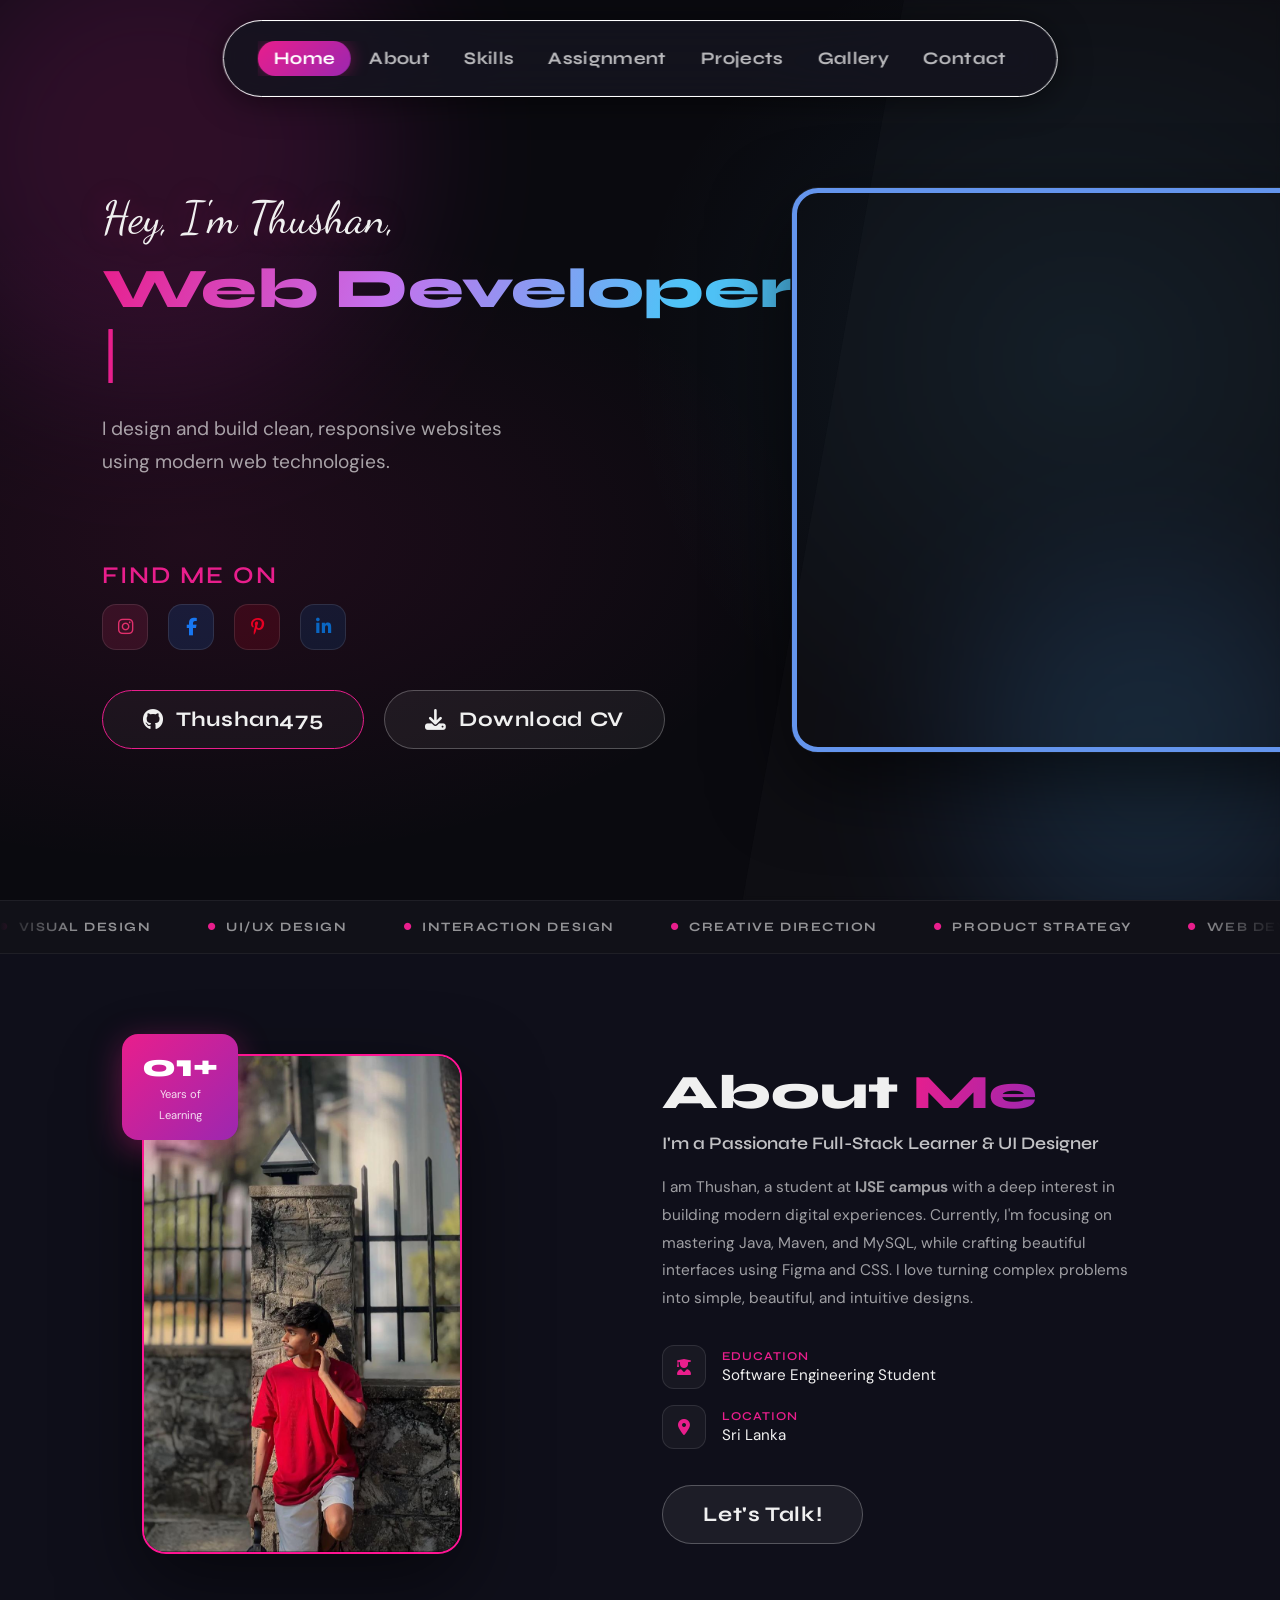
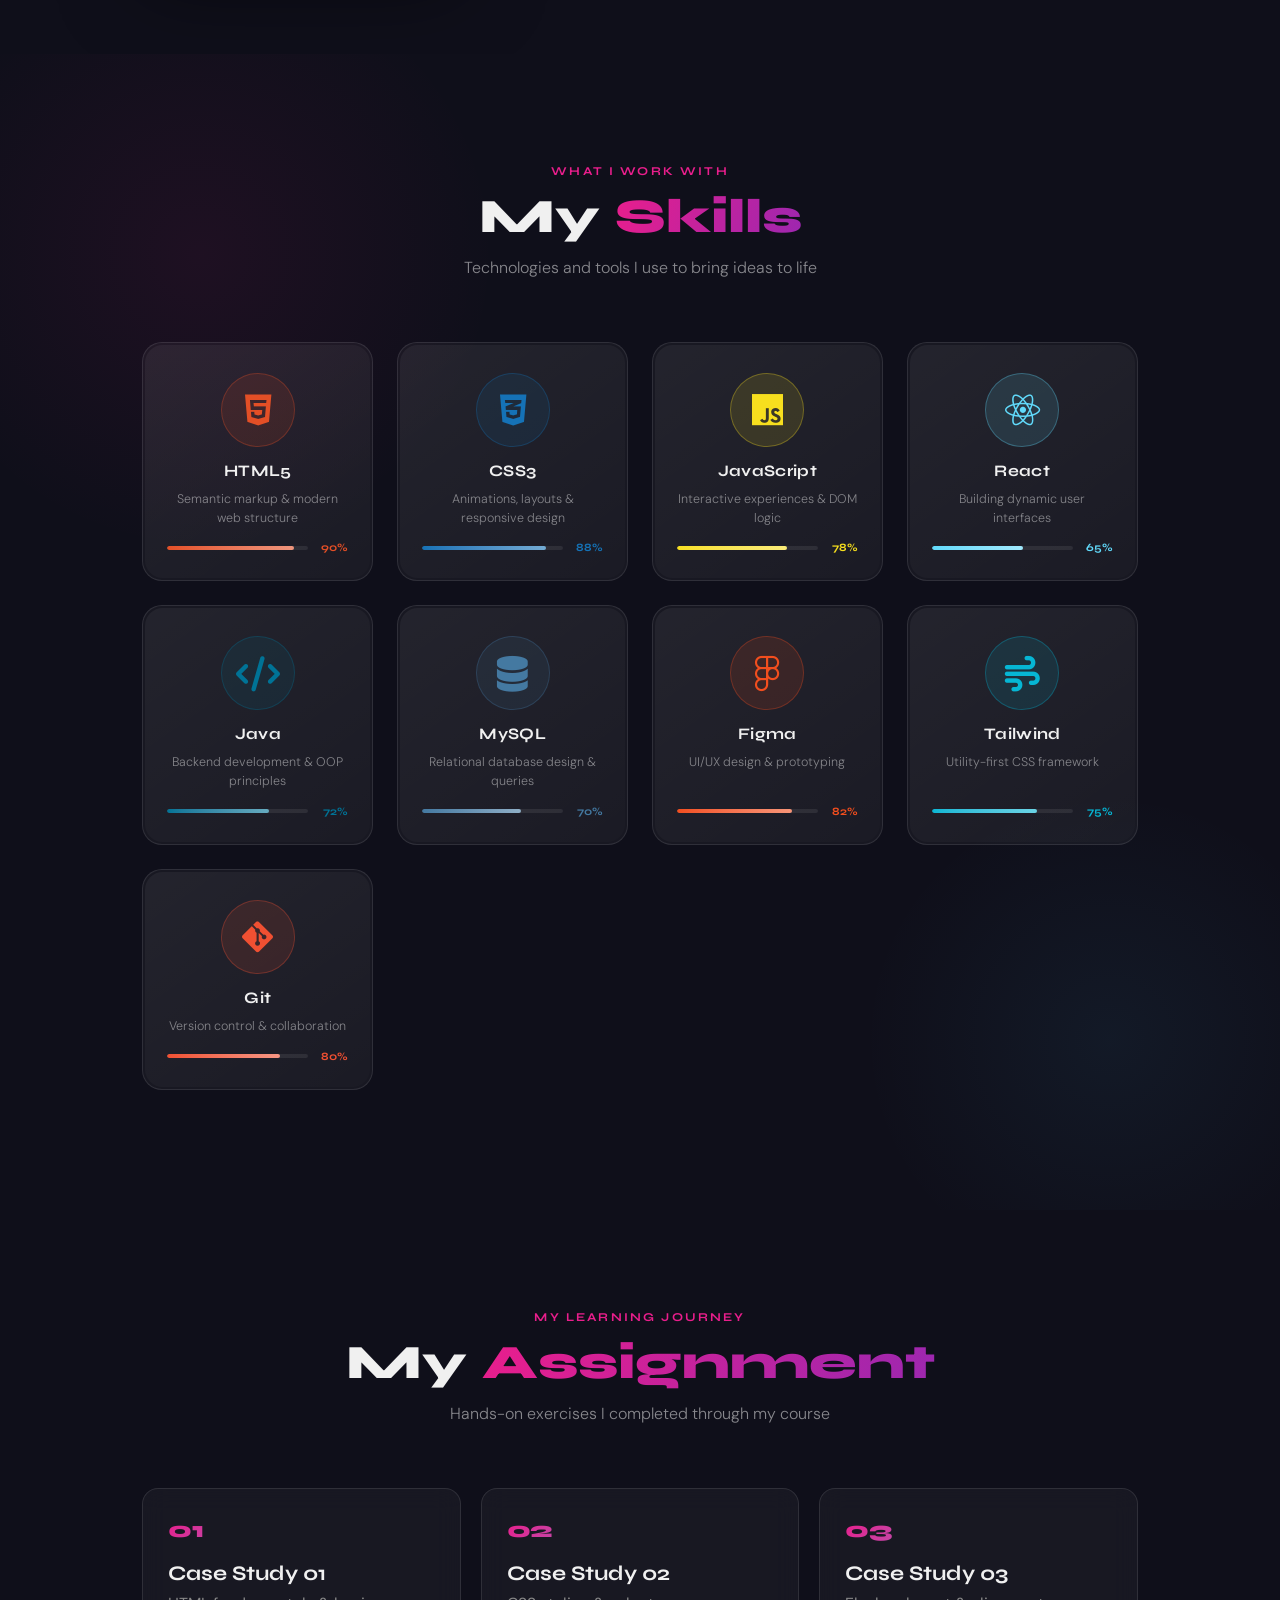
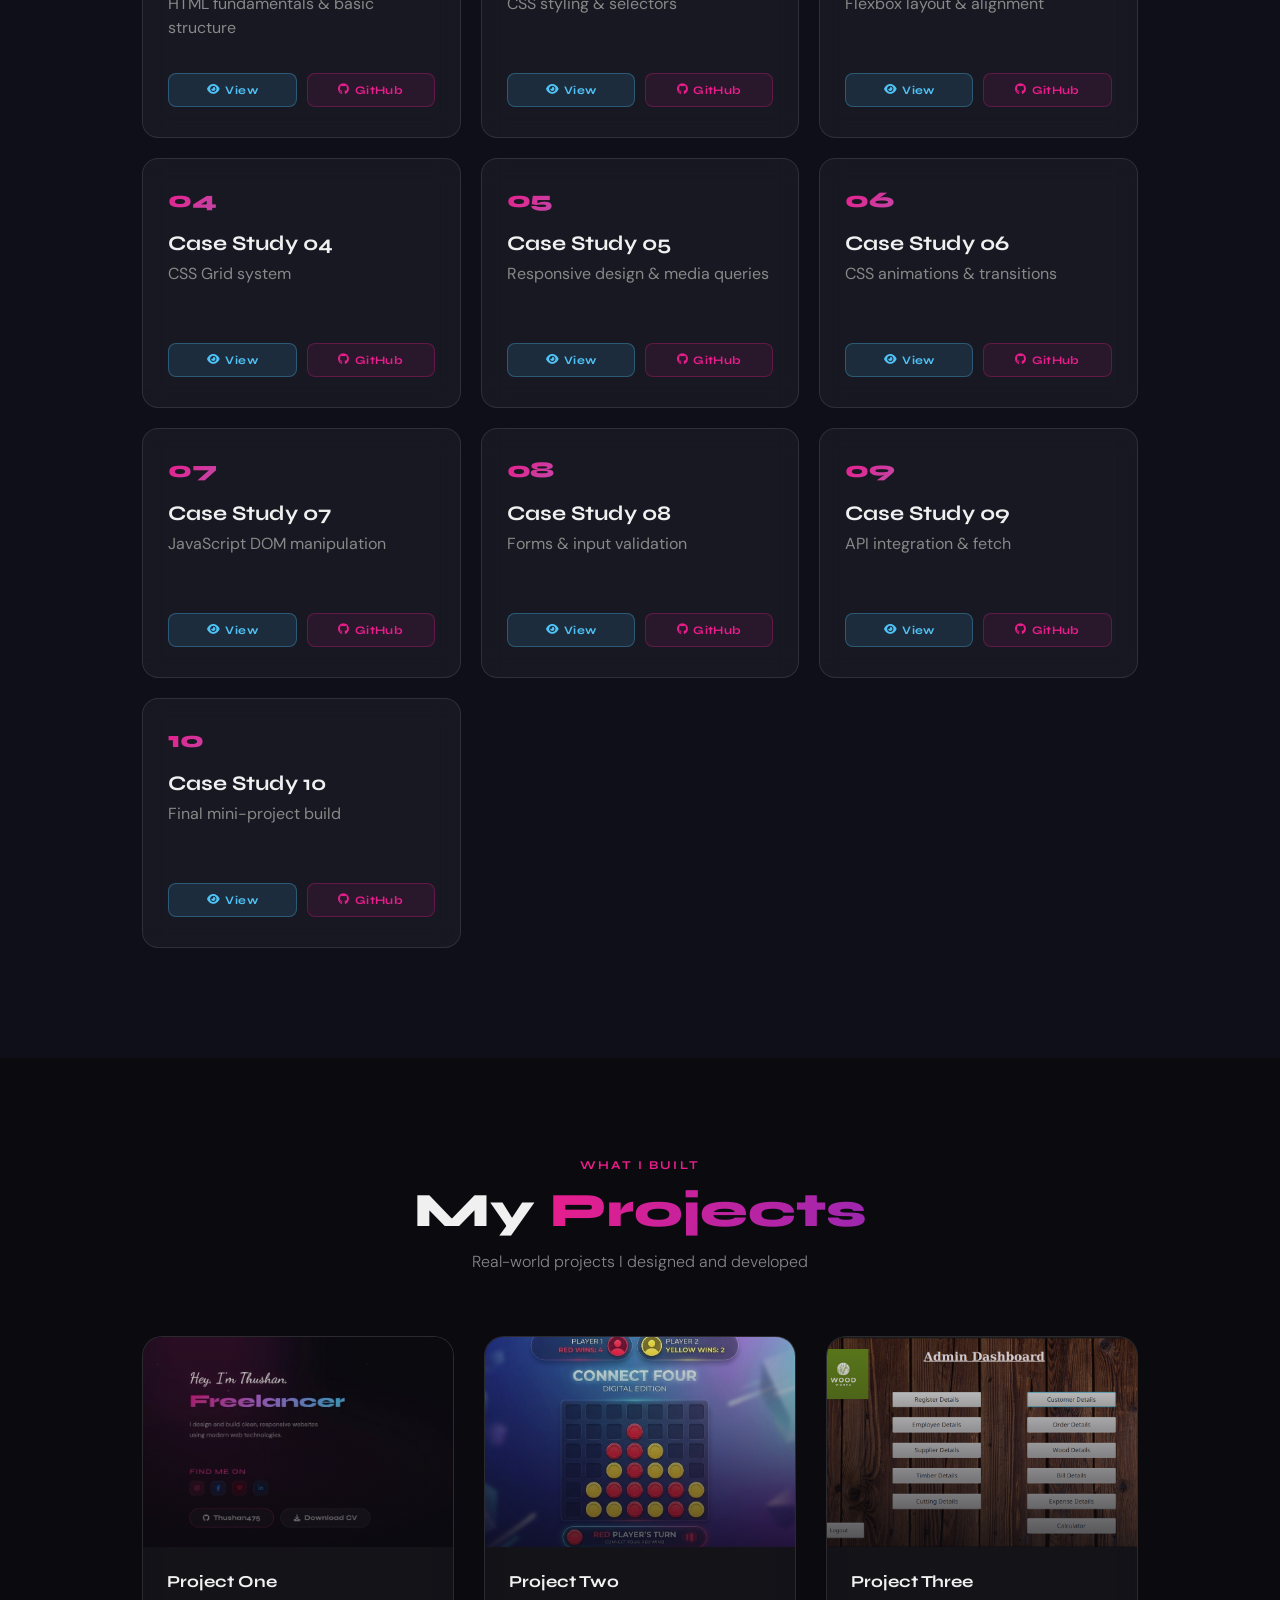
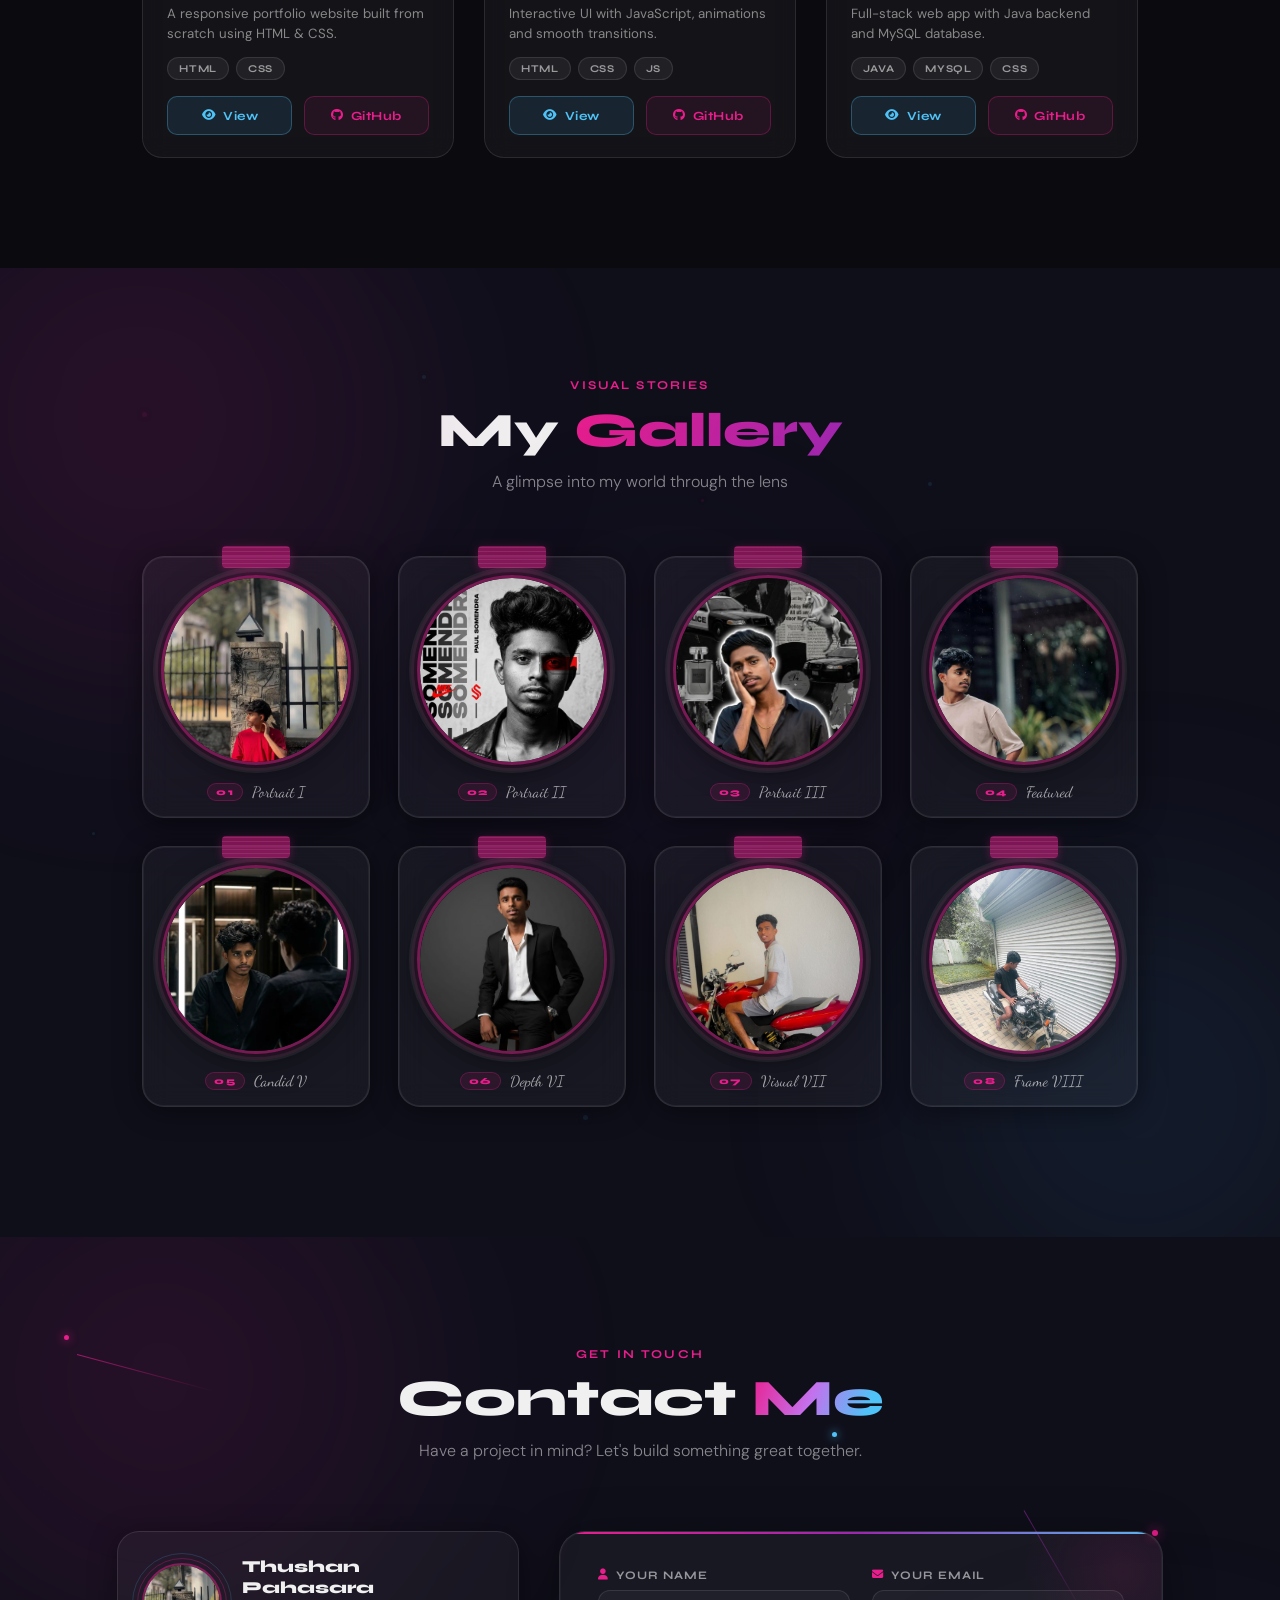
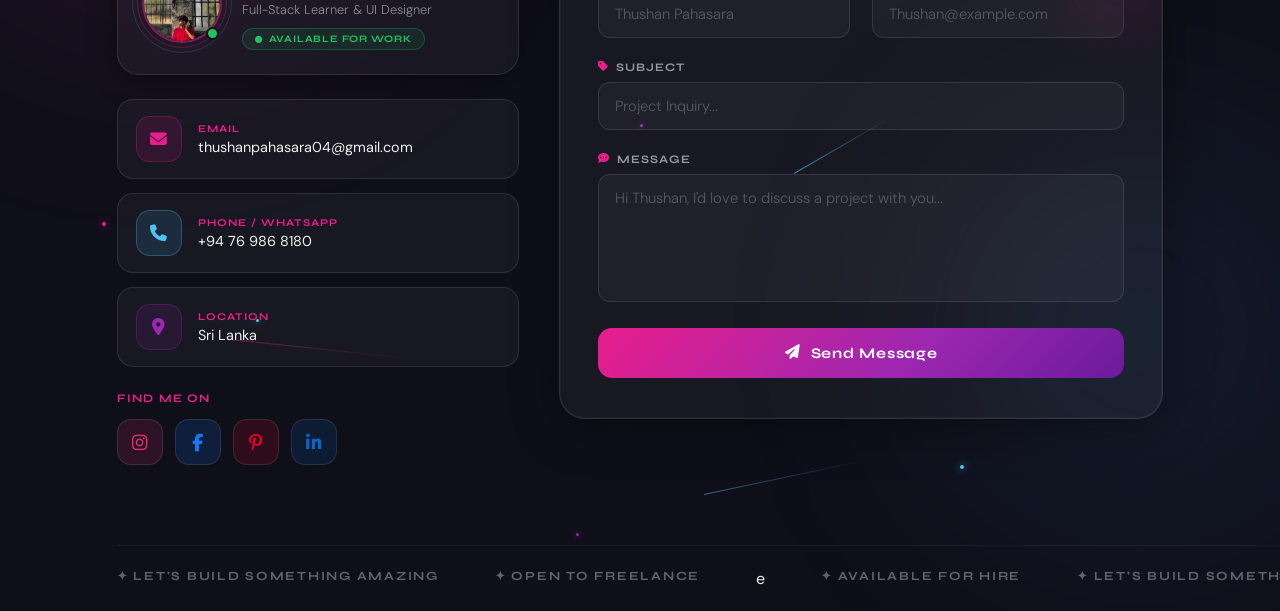
<file: index.html>
<!DOCTYPE html>
    <html lang="en" xmlns="http://www.w3.org/1999/html">
<head>
    <meta charset="UTF-8" />
    <meta name="viewport" content="width=device-width, initial-scale=1.0"/>
    <title>Thushan | Portfolio</title>
    <link rel="stylesheet" href="style.css" />
    <link href="https://fonts.googleapis.com/css2?family=Dancing+Script:wght@700&family=Syne:wght@400;600;700;800&family=DM+Sans:ital,wght@0,300;0,400;1,300&display=swap" rel="stylesheet"/>
    <link rel="stylesheet" href="https://cdnjs.cloudflare.com/ajax/libs/font-awesome/6.7.2/css/all.min.css">
</head>
<body>

<!-- Navbar -->
<nav class="navbar">
    <ul class="nav-links">
        <li><a href="#home" class="active">Home</a></li>
        <li><a href="#about">About</a></li>
        <li><a href="#skills">Skills</a></li>
        <li><a href="#assignment">Assignment</a></li>
        <li><a href="#projects">Projects</a></li>
        <li><a href="#Gallery">Gallery</a></li>
        <li><a href="#contact">Contact</a></li>
    </ul>
</nav>

<!-- Hero Section -->
<section class="hero" id="home">
    <div class="particles" id="particles"></div>
    <div class="blob blob-1"></div>
    <div class="blob blob-2"></div>

    <div class="hero-left">
        <p class="hero-greeting">Hey, I'm Thushan,</p>
        <h1 class="hero-title">
            <span id="typed"></span><span class="cursor-blink">|</span>
        </h1>
        <p class="hero-desc">
            I design and build clean, responsive websites<br/>using modern web technologies.
        </p>

        <div class="social-section">
            <p class="find-me">Find Me On</p>
            <div class="social-icons">
                <a href="https://www.instagram.com/pahasara_boy?igsh=MWV1MmUza2UyMjg4bA%3D%3D&utm_source=qr" target="_blank" class="social-btn instagram" aria-label="Instagram">
                    <i class="fab fa-instagram"></i>
                </a>

                <a href="https://www.facebook.com/share/1GWbTDCxyf/?mibextid=wwXIfr" target="_blank" class="social-btn facebook" aria-label="Facebook">
                    <i class="fab fa-facebook-f"></i>
                </a>

                <a href="https://pinterest.com/thushan" target="_blank" class="social-btn pinterest" aria-label="Pinterest">
                    <i class="fab fa-pinterest-p"></i>
                </a>

                <a href="https://www.linkedin.com/in/thushan-pahasara-3a89863ba?utm_source=share&utm_campaign=share_via&utm_content=profile&utm_medium=ios_app" target="_blank" class="social-btn linkedin" aria-label="LinkedIn">
                    <i class="fab fa-linkedin-in"></i>
                </a>
            </div>
        </div>

        <div class="hero-buttons">
            <a href="https://github.com/Thushan475" target="_blank" class="btn btn-github">
                <i class="fab fa-github"></i> Thushan475
            </a>
            <a href="#" class="btn btn-cv" download>
                <i class="fas fa-download"></i> Download CV
            </a>
        </div>
    </div>

    <!-- Carousel -->
    <div class="carousel-wrap">
        <div class="carousel">
            <div class="carousel-slide"><img src="assets/myimage1.jpeg" alt="photo 1"></div>
            <div class="carousel-slide"><img src="assets/myimage14.jpeg" alt="photo 2"></div>
            <div class="carousel-slide"><img src="assets/myimage16.jpeg" alt="photo 3"></div>
        </div>
    </div>

    <div class="diagonal-slice"></div>
</section>

<!-- Ticker Bar -->
<div class="ticker-bar">
    <div class="ticker-track">
        <span><i class="fas fa-circle"></i> VISUAL DESIGN</span>
        <span><i class="fas fa-circle"></i> UI/UX DESIGN</span>
        <span><i class="fas fa-circle"></i> INTERACTION DESIGN</span>
        <span><i class="fas fa-circle"></i> CREATIVE DIRECTION</span>
        <span><i class="fas fa-circle"></i> PRODUCT STRATEGY</span>
        <span><i class="fas fa-circle"></i> WEB DEVELOPMENT</span>
        <span><i class="fas fa-circle"></i> VISUAL DESIGN</span>
        <span><i class="fas fa-circle"></i> UI/UX DESIGN</span>
        <span><i class="fas fa-circle"></i> INTERACTION DESIGN</span>
        <span><i class="fas fa-circle"></i> CREATIVE DIRECTION</span>
        <span><i class="fas fa-circle"></i> PRODUCT STRATEGY</span>
        <span><i class="fas fa-circle"></i> WEB DEVELOPMENT</span>
    </div>
</div>

<!-- About Section -->
<section class="about" id="about">
    <div class="container">
        <div class="about-wrapper">
            <div class="about-img">
                <div class="experience-badge">
                    <span class="exp-num">01+</span>
                    <span class="exp-text">Years of<br>Learning</span>
                </div>
                <div class="about-image-card">
                    <img src="assets/myimage1.jpeg" alt="About Me">
                </div>
            </div>
            <div class="about-content">
                <h2 class="section-title">About <span>Me</span></h2>
                <h3 class="sub-heading">I'm a Passionate Full-Stack Learner & UI Designer</h3>
                <p class="about-text">
                    I am Thushan, a student at <b>IJSE campus</b> with a deep interest in building modern digital
                    experiences. Currently, I'm focusing on mastering Java, Maven, and MySQL, while crafting beautiful
                    interfaces using Figma and CSS. I love turning complex problems into simple, beautiful, and
                    intuitive designs.
                </p>
                <div class="personal-info">
                    <div class="info-item">
                        <i class="fas fa-user-graduate"></i>
                        <div><span>Education</span><p>Software Engineering Student</p></div>
                    </div>
                    <div class="info-item">
                        <i class="fas fa-map-marker-alt"></i>
                        <div><span>Location</span><p>Sri Lanka</p></div>
                    </div>
                </div>
                <a href="#contact" class="btn btn-cv">Let's Talk!</a>
            </div>
        </div>
    </div>
</section>

<!-- ============================= SKILLS SECTION ============================= -->
<section class="skills-section" id="skills">
    <div class="container">

        <div class="section-header">
            <p class="section-eyebrow">What I Work With</p>
            <h2 class="section-title">My <span>Skills</span></h2>
            <p class="section-subtitle">Technologies and tools I use to bring ideas to life</p>
        </div>

        <div class="skills-grid">

            <div class="skill-card" style="--accent:#e34f26;">
                <div class="skill-card-inner">
                    <div class="skill-icon-wrap"><i class="fab fa-html5"></i></div>
                    <h3 class="skill-name">HTML5</h3>
                    <p class="skill-desc">Semantic markup &amp; modern web structure</p>
                    <div class="skill-level">
                        <div class="skill-bar"><div class="skill-fill" style="--pct:90%"></div></div>
                        <span class="skill-pct">90%</span>
                    </div>
                </div>
            </div>

            <div class="skill-card" style="--accent:#1572b6;">
                <div class="skill-card-inner">
                    <div class="skill-icon-wrap"><i class="fab fa-css3-alt"></i></div>
                    <h3 class="skill-name">CSS3</h3>
                    <p class="skill-desc">Animations, layouts &amp; responsive design</p>
                    <div class="skill-level">
                        <div class="skill-bar"><div class="skill-fill" style="--pct:88%"></div></div>
                        <span class="skill-pct">88%</span>
                    </div>
                </div>
            </div>

            <div class="skill-card" style="--accent:#f7df1e;">
                <div class="skill-card-inner">
                    <div class="skill-icon-wrap"><i class="fab fa-js"></i></div>
                    <h3 class="skill-name">JavaScript</h3>
                    <p class="skill-desc">Interactive experiences &amp; DOM logic</p>
                    <div class="skill-level">
                        <div class="skill-bar"><div class="skill-fill" style="--pct:78%"></div></div>
                        <span class="skill-pct">78%</span>
                    </div>
                </div>
            </div>

            <div class="skill-card" style="--accent:#61dafb;">
                <div class="skill-card-inner">
                    <div class="skill-icon-wrap"><i class="fab fa-react"></i></div>
                    <h3 class="skill-name">React</h3>
                    <p class="skill-desc">Building dynamic user interfaces</p>
                    <div class="skill-level">
                        <div class="skill-bar"><div class="skill-fill" style="--pct:65%"></div></div>
                        <span class="skill-pct">65%</span>
                    </div>
                </div>
            </div>

            <div class="skill-card" style="--accent:#007396;">
                <div class="skill-card-inner">
                    <div class="skill-icon-wrap"><i class="fas fa-code"></i></div>
                    <h3 class="skill-name">Java</h3>
                    <p class="skill-desc">Backend development &amp; OOP principles</p>
                    <div class="skill-level">
                        <div class="skill-bar"><div class="skill-fill" style="--pct:72%"></div></div>
                        <span class="skill-pct">72%</span>
                    </div>
                </div>
            </div>

            <div class="skill-card" style="--accent:#4479a1;">
                <div class="skill-card-inner">
                    <div class="skill-icon-wrap"><i class="fas fa-database"></i></div>
                    <h3 class="skill-name">MySQL</h3>
                    <p class="skill-desc">Relational database design &amp; queries</p>
                    <div class="skill-level">
                        <div class="skill-bar"><div class="skill-fill" style="--pct:70%"></div></div>
                        <span class="skill-pct">70%</span>
                    </div>
                </div>
            </div>

            <div class="skill-card" style="--accent:#f24e1e;">
                <div class="skill-card-inner">
                    <div class="skill-icon-wrap"><i class="fab fa-figma"></i></div>
                    <h3 class="skill-name">Figma</h3>
                    <p class="skill-desc">UI/UX design &amp; prototyping</p>
                    <div class="skill-level">
                        <div class="skill-bar"><div class="skill-fill" style="--pct:82%"></div></div>
                        <span class="skill-pct">82%</span>
                    </div>
                </div>
            </div>

            <div class="skill-card" style="--accent:#06b6d4;">
                <div class="skill-card-inner">
                    <div class="skill-icon-wrap"><i class="fas fa-wind"></i></div>
                    <h3 class="skill-name">Tailwind</h3>
                    <p class="skill-desc">Utility-first CSS framework</p>
                    <div class="skill-level">
                        <div class="skill-bar"><div class="skill-fill" style="--pct:75%"></div></div>
                        <span class="skill-pct">75%</span>
                    </div>
                </div>
            </div>

            <div class="skill-card" style="--accent:#f05032;">
                <div class="skill-card-inner">
                    <div class="skill-icon-wrap"><i class="fab fa-git-alt"></i></div>
                    <h3 class="skill-name">Git</h3>
                    <p class="skill-desc">Version control &amp; collaboration</p>
                    <div class="skill-level">
                        <div class="skill-bar"><div class="skill-fill" style="--pct:80%"></div></div>
                        <span class="skill-pct">80%</span>
                    </div>
                </div>
            </div>

        </div>
    </div>
</section>
<!--====================ASSIGNMENT SECTION =====================-->

    <section class="assignment-section" id="assignment">


        <div class="container">
            <div class="section-header">
                <p class="section-eyebrow">My Learning Journey</p>
                <h2 class="section-title">My <span>Assignment</span></h2>
                <p class="section-subtitle">Hands-on exercises I completed through my course</p>
            </div>

            <div class="cases-grid">

                <div class="case-card">
                    <div class="case-num-badge">01</div>
                    <div class="case-body">
                        <h3 class="case-title">Case Study 01</h3>
                        <p class="case-desc">HTML fundamentals &amp; basic structure</p>
                    </div>
                    <div class="case-actions">
                        <a href="#as-lb-1" class="case-btn case-btn--view">
                            <i class="fas fa-eye"></i> View
                        </a>
                        <a href="https://github.com/thushan475/my-exercises/tree/main/exercise-01" target="_blank" class="case-btn case-btn--github">
                            <i class="fab fa-github"></i> GitHub
                        </a>
                    </div>
                </div>

                <div class="case-card">
                    <div class="case-num-badge">02</div>
                    <div class="case-body">
                        <h3 class="case-title">Case Study 02</h3>
                        <p class="case-desc">CSS styling &amp; selectors</p>
                    </div>
                    <div class="case-actions">
                        <a href="#as-lb-2" class="case-btn case-btn--view">
                            <i class="fas fa-eye"></i> View
                        </a>
                        <a href="https://github.com/thushan475/my-exercises/tree/main/exercise-02" target="_blank" class="case-btn case-btn--github">
                            <i class="fab fa-github"></i> GitHub
                        </a>
                    </div>
                </div>

                <div class="case-card">
                    <div class="case-num-badge">03</div>
                    <div class="case-body">
                        <h3 class="case-title">Case Study 03</h3>
                        <p class="case-desc">Flexbox layout &amp; alignment</p>
                    </div>
                    <div class="case-actions">
                        <a href="#as-lb-3" class="case-btn case-btn--view">
                            <i class="fas fa-eye"></i> View
                        </a>
                        <a href="https://github.com/thushan475/my-exercises/tree/main/exercise-03" target="_blank" class="case-btn case-btn--github">
                            <i class="fab fa-github"></i> GitHub
                        </a>
                    </div>
                </div>

                <div class="case-card">
                    <div class="case-num-badge">04</div>
                    <div class="case-body">
                        <h3 class="case-title">Case Study 04</h3>
                        <p class="case-desc">CSS Grid system</p>
                    </div>
                    <div class="case-actions">
                        <a href="#as-lb-4" class="case-btn case-btn--view">
                            <i class="fas fa-eye"></i> View
                        </a>
                        <a href="https://github.com/thushan475/my-exercises/tree/main/exercise-04" target="_blank" class="case-btn case-btn--github">
                            <i class="fab fa-github"></i> GitHub
                        </a>
                    </div>
                </div>

                <div class="case-card">
                    <div class="case-num-badge">05</div>
                    <div class="case-body">
                        <h3 class="case-title">Case Study 05</h3>
                        <p class="case-desc">Responsive design &amp; media queries</p>
                    </div>
                    <div class="case-actions">
                        <a href="#as-lb-5" class="case-btn case-btn--view">
                            <i class="fas fa-eye"></i> View
                        </a>
                        <a href="https://github.com/thushan475/my-exercises/tree/main/exercise-05" target="_blank" class="case-btn case-btn--github">
                            <i class="fab fa-github"></i> GitHub
                        </a>
                    </div>
                </div>

                <div class="case-card">
                    <div class="case-num-badge">06</div>
                    <div class="case-body">
                        <h3 class="case-title">Case Study 06</h3>
                        <p class="case-desc">CSS animations &amp; transitions</p>
                    </div>
                    <div class="case-actions">
                        <a href="#as-lb-6" class="case-btn case-btn--view">
                            <i class="fas fa-eye"></i> View
                        </a>
                        <a href="https://github.com/thushan475/my-exercises/tree/main/exercise-06" target="_blank" class="case-btn case-btn--github">
                            <i class="fab fa-github"></i> GitHub
                        </a>
                    </div>
                </div>

                <div class="case-card">
                    <div class="case-num-badge">07</div>
                    <div class="case-body">
                        <h3 class="case-title">Case Study 07</h3>
                        <p class="case-desc">JavaScript DOM manipulation</p>
                    </div>
                    <div class="case-actions">
                        <a href="#as-lb-7" class="case-btn case-btn--view">
                            <i class="fas fa-eye"></i> View
                        </a>
                        <a href="https://github.com/thushan475/my-exercises/tree/main/exercise-07" target="_blank" class="case-btn case-btn--github">
                            <i class="fab fa-github"></i> GitHub
                        </a>
                    </div>
                </div>

                <div class="case-card">
                    <div class="case-num-badge">08</div>
                    <div class="case-body">
                        <h3 class="case-title">Case Study 08</h3>
                        <p class="case-desc">Forms &amp; input validation</p>
                    </div>
                    <div class="case-actions">
                        <a href="#as-lb-8" class="case-btn case-btn--view">
                            <i class="fas fa-eye"></i> View
                        </a>
                        <a href="https://github.com/thushan475/my-exercises/tree/main/exercise-08" target="_blank" class="case-btn case-btn--github">
                            <i class="fab fa-github"></i> GitHub
                        </a>
                    </div>
                </div>

                <div class="case-card">
                    <div class="case-num-badge">09</div>
                    <div class="case-body">
                        <h3 class="case-title">Case Study 09</h3>
                        <p class="case-desc">API integration &amp; fetch</p>
                    </div>
                    <div class="case-actions">
                        <a href="#as-lb-9" class="case-btn case-btn--view">
                            <i class="fas fa-eye"></i> View
                        </a>
                        <a href="https://github.com/thushan475/my-exercises/tree/main/exercise-09" target="_blank" class="case-btn case-btn--github">
                            <i class="fab fa-github"></i> GitHub
                        </a>
                    </div>
                </div>

                <div class="case-card">
                    <div class="case-num-badge">10</div>
                    <div class="case-body">
                        <h3 class="case-title">Case Study 10</h3>
                        <p class="case-desc">Final mini-project build</p>
                    </div>
                    <div class="case-actions">
                        <a href="#as-lb-10" class="case-btn case-btn--view">
                            <i class="fas fa-eye"></i> View
                        </a>
                        <a href="https://github.com/thushan475/my-exercises/tree/main/exercise-10" target="_blank" class="case-btn case-btn--github">
                            <i class="fab fa-github"></i> GitHub
                        </a>
                    </div>
                </div>

            </div>
        </div>
    </section>

    <!-- ==================== ASSIGNMENT LIGHTBOXES ==================== -->

<div class="lightbox as-lb" id="as-lb-1">
    <a href="#assignment" class="lb-backdrop"></a>
    <div class="lb-box as-lb-box only-image">

        <a href="#assignment" class="lb-close-btn">
            <i class="fas fa-times"></i>
        </a>

        <div class="as-lb-img-wrap full-preview">
            <img src="assets/exercise1.png" alt="Preview">
        </div>

    </div>
</div>
<div class="lightbox as-lb" id="as-lb-2">
    <a href="#assignment" class="lb-backdrop"></a>
    <div class="lb-box as-lb-box only-image">

        <a href="#assignment" class="lb-close-btn">
            <i class="fas fa-times"></i>
        </a>

        <div class="as-lb-img-wrap full-preview">
            <img src="assets/exercise2.png" alt="Preview">
        </div>

    </div>
</div>

<div class="lightbox as-lb" id="as-lb-3">
    <a href="#assignment" class="lb-backdrop"></a>
    <div class="lb-box as-lb-box only-image">

        <a href="#assignment" class="lb-close-btn">
            <i class="fas fa-times"></i>
        </a>

        <div class="as-lb-img-wrap full-preview">
            <img src="assets/exercise3.png" alt="Preview">
        </div>

    </div>
</div>
<div class="lightbox as-lb" id="as-lb-4">
    <a href="#assignment" class="lb-backdrop"></a>
    <div class="lb-box as-lb-box only-image">

        <a href="#assignment" class="lb-close-btn">
            <i class="fas fa-times"></i>
        </a>

        <div class="as-lb-img-wrap full-preview">
            <img src="assets/exercise4.png" alt="Preview">
        </div>

    </div>
</div>

<div class="lightbox as-lb" id="as-lb-5">
    <a href="#assignment" class="lb-backdrop"></a>
    <div class="lb-box as-lb-box only-image">

        <a href="#assignment" class="lb-close-btn">
            <i class="fas fa-times"></i>
        </a>

        <div class="as-lb-img-wrap full-preview">
            <img src="assets/exercise5.png" alt="Preview">
        </div>

    </div>
</div>

<div class="lightbox as-lb" id="as-lb-6">
    <a href="#assignment" class="lb-backdrop"></a>
    <div class="lb-box as-lb-box only-image">

        <a href="#assignment" class="lb-close-btn">
            <i class="fas fa-times"></i>
        </a>

        <div class="as-lb-img-wrap full-preview">
            <img src="assets/exercise6.png" alt="Preview">
        </div>

    </div>
</div>

<div class="lightbox as-lb" id="as-lb-7">
    <a href="#assignment" class="lb-backdrop"></a>
    <div class="lb-box as-lb-box only-image">

        <a href="#assignment" class="lb-close-btn">
            <i class="fas fa-times"></i>
        </a>

        <div class="as-lb-img-wrap full-preview">
            <img src="assets/exercise7.png" alt="Preview">
        </div>

    </div>
</div>

<div class="lightbox as-lb" id="as-lb-8">
    <a href="#assignment" class="lb-backdrop"></a>
    <div class="lb-box as-lb-box only-image">

        <a href="#assignment" class="lb-close-btn">
            <i class="fas fa-times"></i>
        </a>

        <div class="as-lb-img-wrap full-preview">
            <img src="assets/exercise8.png" alt="Preview">
        </div>

    </div>
</div>
<div class="lightbox as-lb" id="as-lb-9">
    <a href="#assignment" class="lb-backdrop"></a>
    <div class="lb-box as-lb-box only-image">

        <a href="#assignment" class="lb-close-btn">
            <i class="fas fa-times"></i>
        </a>

        <div class="as-lb-img-wrap full-preview">
            <img src="assets/exercise9.png" alt="Preview">
        </div>

    </div>
</div>
<div class="lightbox as-lb" id="as-lb-10">
    <a href="#assignment" class="lb-backdrop"></a>
    <div class="lb-box as-lb-box only-image">

        <a href="#assignment" class="lb-close-btn">
            <i class="fas fa-times"></i>
        </a>

        <div class="as-lb-img-wrap full-preview">
            <img src="assets/exercise10.png" alt="Preview">
        </div>

    </div>
</div>

<!-- ==================== PROJECTS SECTION ==================== -->
<section class="projects-section" id="projects">


    <div class="container">
        <div class="section-header">
            <p class="section-eyebrow">What I Built</p>
            <h2 class="section-title">My <span>Projects</span></h2>
            <p class="section-subtitle">Real-world projects I designed and developed</p>
        </div>

        <div class="projects-grid">

            <!-- Project Card 1 -->
            <div class="project-card">
                <div class="project-img-wrap">
                    <img src="assets/websiteimage2.png" alt="Project 1" class="project-img"/>
                    <div class="project-img-overlay">
                    </div>
                </div>
                <div class="project-info">
                    <h3 class="project-title">Project One</h3>
                    <p class="project-desc">A responsive portfolio website built from scratch using HTML &amp; CSS.</p>
                    <div class="project-tags">
                        <span class="ptag">HTML</span>
                        <span class="ptag">CSS</span>
                    </div>
                    <div class="project-actions">
                        <a href="#project-1" class="proj-btn proj-btn--view">
                            <i class="fas fa-eye"></i> View
                        </a>
                        <a href="https://github.com/thushan475/mywebsite" target="_blank" class="proj-btn proj-btn--github">
                            <i class="fab fa-github"></i> GitHub
                        </a>
                    </div>
                </div>
            </div>

            <!-- Project Card 2 -->
            <div class="project-card">
                <div class="project-img-wrap">
                    <img src="assets/connectfourgame.png" alt="Project 2" class="project-img"/>
                    <div class="project-img-overlay">
                    </div>
                </div>
                <div class="project-info">
                    <h3 class="project-title">Project Two</h3>
                    <p class="project-desc">Interactive UI with JavaScript, animations and smooth transitions.</p>
                    <div class="project-tags">
                        <span class="ptag">HTML</span>
                        <span class="ptag">CSS</span>
                        <span class="ptag">JS</span>
                    </div>
                    <div class="project-actions">
                        <a href="#project-2" class="proj-btn proj-btn--view">
                            <i class="fas fa-eye"></i> View
                        </a>
                        <a href="https://github.com/thushan475/connect-four-game" target="_blank" class="proj-btn proj-btn--github">
                            <i class="fab fa-github"></i> GitHub
                        </a>
                    </div>
                </div>
            </div>

            <!-- Project Card 3 -->
            <div class="project-card">
                <div class="project-img-wrap">
                    <img src="assets/managementimage.png" alt="Project 3" class="project-img"/>
                    <div class="project-img-overlay">
                    </div>
                </div>
                <div class="project-info">
                    <h3 class="project-title">Project Three</h3>
                    <p class="project-desc">Full-stack web app with Java backend and MySQL database.</p>
                    <div class="project-tags">
                        <span class="ptag">Java</span>
                        <span class="ptag">MySQL</span>
                        <span class="ptag">CSS</span>
                    </div>
                    <div class="project-actions">
                        <a href="#project-3" class="proj-btn proj-btn--view">
                            <i class="fas fa-eye"></i> View
                        </a>
                        <a href="https://github.com/thushan475/wood-management-system" target="_blank" class="proj-btn proj-btn--github">
                            <i class="fab fa-github"></i> GitHub
                        </a>
                    </div>
                </div>
            </div>

        </div>
    </div>
</section>

<!-- ==================== PROJECTS LIGHTBOXES ==================== -->

<div class="lightbox" id="project-1">
    <a href="#projects" class="lb-backdrop"></a>

    <div class="lb-box">
        <a href="#projects" class="lb-close">
            <i class="fas fa-times"></i>
        </a>

        <div class="lb-img-wrap">
            <img src="assets/websiteimage2.png" alt="Project Image">
        </div>
    </div>
</div>

<div class="lightbox" id="project-2">
    <a href="#projects" class="lb-backdrop"></a>

    <div class="lb-box">
        <a href="#projects" class="lb-close">
            <i class="fas fa-times"></i>
        </a>

        <div class="lb-img-wrap">
            <img src="assets/connectfourgame.png" alt="Project Image">
        </div>
    </div>
</div>

<div class="lightbox" id="project-3">
    <a href="#projects" class="lb-backdrop"></a>

    <div class="lb-box">
        <a href="#projects" class="lb-close">
            <i class="fas fa-times"></i>
        </a>

        <div class="lb-img-wrap">
            <img src="assets/managementimage.png" alt="Project Image">
        </div>
    </div>
</div>



<!-- ==================== GALLERY SECTION ==================== -->
<section class="gallery-section" id="Gallery">

    <div class="bg-net" aria-hidden="true">
        <span class="node n1"></span><span class="node n2"></span>
        <span class="node n3"></span><span class="node n4"></span>
        <span class="node n5"></span><span class="node n6"></span>
        <span class="node n7"></span><span class="node n8"></span>
        <span class="node n9"></span><span class="node n10"></span>
        <span class="node n11"></span><span class="node n12"></span>
        <span class="line l1"></span><span class="line l2"></span>
        <span class="line l3"></span><span class="line l4"></span>
        <span class="line l5"></span><span class="line l6"></span>
        <span class="line l7"></span><span class="line l8"></span>
    </div>

    <div class="g-blob g-blob-1" aria-hidden="true"></div>
    <div class="g-blob g-blob-2" aria-hidden="true"></div>
    <div class="g-blob g-blob-3" aria-hidden="true"></div>

    <div class="container">
        <div class="section-header">
            <p class="section-eyebrow">Visual Stories</p>
            <h2 class="section-title">My <span>Gallery</span></h2>
            <p class="section-subtitle">A glimpse into my world through the lens</p>
        </div>

        <div class="gallery-grid">

            <a href="#lb-1" class="g-card g-card--tall">
                <div class="g-tape" aria-hidden="true"></div>
                <div class="g-img-wrap">
                    <img src="assets/myimage1.jpeg" alt="Portrait I" loading="lazy"/>
                    <div class="g-overlay" aria-hidden="true"><i class="fas fa-expand-alt"></i></div>
                </div>
                <p class="g-caption"><span class="g-num">01</span> Portrait I</p>
            </a>

            <a href="#lb-2" class="g-card">
                <div class="g-tape" aria-hidden="true"></div>
                <div class="g-img-wrap">
                    <img src="assets/myimage14.jpeg" alt="Portrait II" loading="lazy"/>
                    <div class="g-overlay" aria-hidden="true"><i class="fas fa-expand-alt"></i></div>
                </div>
                <p class="g-caption"><span class="g-num">02</span> Portrait II</p>
            </a>

            <a href="#lb-3" class="g-card">
                <div class="g-tape" aria-hidden="true"></div>
                <div class="g-img-wrap">
                    <img src="assets/myimage15.jpeg" alt="Portrait III" loading="lazy"/>
                    <div class="g-overlay" aria-hidden="true"><i class="fas fa-expand-alt"></i></div>
                </div>
                <p class="g-caption"><span class="g-num">03</span> Portrait III</p>
            </a>

            <a href="#lb-4" class="g-card g-card--wide">
                <div class="g-tape" aria-hidden="true"></div>
                <div class="g-img-wrap">
                    <img src="assets/myimage4.jpeg" alt="Featured" loading="lazy"/>
                    <div class="g-overlay" aria-hidden="true"><i class="fas fa-expand-alt"></i></div>
                </div>
                <p class="g-caption"><span class="g-num">04</span> Featured</p>
            </a>

            <a href="#lb-5" class="g-card">
                <div class="g-tape" aria-hidden="true"></div>
                <div class="g-img-wrap">
                    <img src="assets/myimage16.jpeg" alt="Candid V" loading="lazy"/>
                    <div class="g-overlay" aria-hidden="true"><i class="fas fa-expand-alt"></i></div>
                </div>
                <p class="g-caption"><span class="g-num">05</span> Candid V</p>
            </a>

            <a href="#lb-6" class="g-card g-card--tall">
                <div class="g-tape" aria-hidden="true"></div>
                <div class="g-img-wrap">
                    <img src="assets/myimage9.png" alt="Depth VI" loading="lazy"/>
                    <div class="g-overlay" aria-hidden="true"><i class="fas fa-expand-alt"></i></div>
                </div>
                <p class="g-caption"><span class="g-num">06</span> Depth VI</p>
            </a>

            <a href="#lb-7" class="g-card">
                <div class="g-tape" aria-hidden="true"></div>
                <div class="g-img-wrap">
                    <img src="assets/myimage10.png" alt="Visual VII" loading="lazy"/>
                    <div class="g-overlay" aria-hidden="true"><i class="fas fa-expand-alt"></i></div>
                </div>
                <p class="g-caption"><span class="g-num">07</span> Visual VII</p>
            </a>

            <a href="#lb-8" class="g-card">
                <div class="g-tape" aria-hidden="true"></div>
                <div class="g-img-wrap">
                    <img src="assets/myimage11.png" alt="Frame VIII" loading="lazy"/>
                    <div class="g-overlay" aria-hidden="true"><i class="fas fa-expand-alt"></i></div>
                </div>
                <p class="g-caption"><span class="g-num">08</span> Frame VIII</p>
            </a>

        </div>
    </div>
</section>

<!-- ==================== LIGHTBOXES ==================== -->

<div class="lightbox" id="lb-1">
    <a href="#Gallery" class="lb-backdrop" aria-label="Close"></a>
    <div class="lb-box">
        <a href="#Gallery" class="lb-close" aria-label="Close"><i class="fas fa-times"></i></a>
        <div class="lb-img-wrap"><img src="assets/myimage1.jpeg" alt="Portrait I"/></div>
        <div class="lb-meta"><span class="lb-title">Portrait I</span><span class="lb-counter">01 / 08</span></div>
    </div>
</div>

<div class="lightbox" id="lb-2">
    <a href="#Gallery" class="lb-backdrop" aria-label="Close"></a>
    <div class="lb-box">
        <a href="#Gallery" class="lb-close" aria-label="Close"><i class="fas fa-times"></i></a>
        <div class="lb-img-wrap"><img src="assets/myimage14.jpeg" alt="Portrait II"/></div>
        <div class="lb-meta"><span class="lb-title">Portrait II</span><span class="lb-counter">02 / 08</span></div>
    </div>
</div>

<div class="lightbox" id="lb-3">
    <a href="#Gallery" class="lb-backdrop" aria-label="Close"></a>
    <div class="lb-box">
        <a href="#Gallery" class="lb-close" aria-label="Close"><i class="fas fa-times"></i></a>
        <div class="lb-img-wrap"><img src="assets/myimage15.jpeg" alt="Portrait III"/></div>
        <div class="lb-meta"><span class="lb-title">Portrait III</span><span class="lb-counter">03 / 08</span></div>
    </div>
</div>

<div class="lightbox" id="lb-4">
    <a href="#Gallery" class="lb-backdrop" aria-label="Close"></a>
    <div class="lb-box">
        <a href="#Gallery" class="lb-close" aria-label="Close"><i class="fas fa-times"></i></a>
        <div class="lb-img-wrap"><img src="assets/myimage4.jpeg" alt="Featured"/></div>
        <div class="lb-meta"><span class="lb-title">Featured</span><span class="lb-counter">04 / 08</span></div>
    </div>
</div>

<div class="lightbox" id="lb-5">
    <a href="#Gallery" class="lb-backdrop" aria-label="Close"></a>
    <div class="lb-box">
        <a href="#Gallery" class="lb-close" aria-label="Close"><i class="fas fa-times"></i></a>
        <div class="lb-img-wrap"><img src="assets/myimage16.jpeg" alt="Candid V"/></div>
        <div class="lb-meta"><span class="lb-title">Candid V</span><span class="lb-counter">05 / 08</span></div>
    </div>
</div>

<div class="lightbox" id="lb-6">
    <a href="#Gallery" class="lb-backdrop" aria-label="Close"></a>
    <div class="lb-box">
        <a href="#Gallery" class="lb-close" aria-label="Close"><i class="fas fa-times"></i></a>
        <div class="lb-img-wrap"><img src="assets/myimage9.png" alt="Depth VI"/></div>
        <div class="lb-meta"><span class="lb-title">Depth VI</span><span class="lb-counter">06 / 08</span></div>
    </div>
</div>

<div class="lightbox" id="lb-7">
    <a href="#Gallery" class="lb-backdrop" aria-label="Close"></a>
    <div class="lb-box">
        <a href="#Gallery" class="lb-close" aria-label="Close"><i class="fas fa-times"></i></a>
        <div class="lb-img-wrap"><img src="assets/myimage10.png" alt="Visual VII"/></div>
        <div class="lb-meta"><span class="lb-title">Visual VII</span><span class="lb-counter">07 / 08</span></div>
    </div>
</div>

<div class="lightbox" id="lb-8">
    <a href="#Gallery" class="lb-backdrop" aria-label="Close"></a>
    <div class="lb-box">
        <a href="#Gallery" class="lb-close" aria-label="Close"><i class="fas fa-times"></i></a>
        <div class="lb-img-wrap"><img src="assets/myimage11.png" alt="Frame VIII"/></div>
        <div class="lb-meta"><span class="lb-title">Frame VIII</span><span class="lb-counter">08 / 08</span></div>
    </div>
</div>

<!-- ======================== CONTACT SECTION ======================== -->
<section class="contact-section" id="contact">

    <div class="ct-bg" aria-hidden="true">
        <span class="ct-node cn1"></span>
        <span class="ct-node cn2"></span>
        <span class="ct-node cn3"></span>
        <span class="ct-node cn4"></span>
        <span class="ct-node cn5"></span>
        <span class="ct-node cn6"></span>
        <span class="ct-node cn7"></span>
        <span class="ct-node cn8"></span>
        <span class="ct-line cl1"></span>
        <span class="ct-line cl2"></span>
        <span class="ct-line cl3"></span>
        <span class="ct-line cl4"></span>
        <span class="ct-line cl5"></span>
    </div>
    <div class="ct-blob ct-blob-1" aria-hidden="true"></div>
    <div class="ct-blob ct-blob-2" aria-hidden="true"></div>

    <div class="ct-container">

        <div class="ct-header">
            <p class="ct-eyebrow">Get In Touch</p>
            <h2 class="ct-title">Contact <span>Me</span></h2>
            <p class="ct-subtitle">Have a project in mind? Let's build something great together.</p>
        </div>

        <div class="ct-layout">

            <div class="ct-info">

                <div class="ct-profile-card">
                    <div class="ct-avatar">
                        <img src="assets/myimage1.jpeg" alt="Thushan Pahasara" />
                        <div class="ct-avatar-ring"></div>
                        <div class="ct-avatar-ring ct-avatar-ring--2"></div>
                        <span class="ct-status-dot" aria-label="Available"></span>
                    </div>
                    <div class="ct-profile-text">
                        <h3 class="ct-name">Thushan Pahasara</h3>
                        <p class="ct-role">Full-Stack Learner &amp; UI Designer</p>
                        <span class="ct-badge">
                            <i class="fas fa-circle"></i> Available for work
                        </span>
                    </div>
                </div>

                <div class="ct-info-list">
                    <a href="mailto:thushanpahasara04@gmail.com" class="ct-info-item">
                        <div class="ct-info-icon" style="--ic: #e91e8c;"><i class="fas fa-envelope"></i></div>
                        <div class="ct-info-text">
                            <span class="ct-info-label">Email</span>
                            <p class="ct-info-val">thushanpahasara04@gmail.com</p>
                        </div>
                        <i class="fas fa-arrow-up-right-from-square ct-info-arrow"></i>
                    </a>
                    <a href="https://wa.me/94769868180" target="_blank" class="ct-info-item">
                        <div class="ct-info-icon" style="--ic: #4fc3f7;"><i class="fas fa-phone"></i></div>
                        <div class="ct-info-text">
                            <span class="ct-info-label">Phone / WhatsApp</span>
                            <p class="ct-info-val">+94 76 986 8180</p>
                        </div>
                        <i class="fas fa-arrow-up-right-from-square ct-info-arrow"></i>
                    </a>
                    <div class="ct-info-item">
                        <div class="ct-info-icon" style="--ic: #9c27b0;"><i class="fas fa-map-marker-alt"></i></div>
                        <div class="ct-info-text">
                            <span class="ct-info-label">Location</span>
                            <p class="ct-info-val">Sri Lanka</p>
                        </div>
                    </div>
                </div>

                <div class="ct-socials">
                    <p class="ct-socials-label">Find Me On</p>
                    <div class="ct-social-row">
                        <a href="https://www.instagram.com/pahasara_boy?igsh=MWV1MmUza2UyMjg4bA%3D%3D&utm_source=qr" target="_blank" class="social-btn instagram" aria-label="Instagram">
                            <i class="fab fa-instagram"></i>
                        </a>

                        <a href="https://www.facebook.com/share/1GWbTDCxyf/?mibextid=wwXIfr" target="_blank" class="social-btn facebook" aria-label="Facebook">
                            <i class="fab fa-facebook-f"></i>
                        </a>

                        <a href="https://pinterest.com/thushan" target="_blank" class="social-btn pinterest" aria-label="Pinterest">
                            <i class="fab fa-pinterest-p"></i>
                        </a>

                        <a href="https://www.linkedin.com/in/thushan-pahasara-3a89863ba?utm_source=share&utm_campaign=share_via&utm_content=profile&utm_medium=ios_app" target="_blank" class="social-btn linkedin" aria-label="LinkedIn">
                            <i class="fab fa-linkedin-in"></i>
                        </a>
                    </div>
                </div>

            </div>

            <form class="ct-form" action="https://formspree.io/f/xzdyaoln" method="POST">
                <div class="ct-form-grid">
                    <div class="ct-field">
                        <label for="ct-fname" class="ct-label"><i class="fas fa-user"></i> Your Name</label>
                        <input type="text" id="ct-fname" name="name" placeholder="Thushan Pahasara" autocomplete="name" required/>
                        <span class="ct-field-line"></span>
                    </div>
                    <div class="ct-field">
                        <label for="ct-email" class="ct-label"><i class="fas fa-envelope"></i> Your Email</label>
                        <input type="email" id="ct-email" name="email" placeholder="Thushan@example.com" autocomplete="email" required/>
                        <span class="ct-field-line"></span>
                    </div>
                </div>

                <div class="ct-field">
                    <label for="ct-subject" class="ct-label"><i class="fas fa-tag"></i> Subject</label>
                    <input type="text" id="ct-subject" name="subject" placeholder="Project Inquiry..." required/>
                    <span class="ct-field-line"></span>
                </div>

                <div class="ct-field">
                    <label for="ct-msg" class="ct-label"><i class="fas fa-comment-dots"></i> Message</label>
                    <textarea id="ct-msg" name="body" rows="5" placeholder="Hi Thushan, I'd love to discuss a project with you..." required></textarea>
                    <span class="ct-field-line"></span>
                </div>

                <button type="submit" class="ct-submit">
                    <span class="ct-submit-text"><i class="fas fa-paper-plane"></i> Send Message</span>
                    <span class="ct-submit-glow"></span>
                </button>

            </form>

        </div>

        <div class="ct-footer-strip" aria-hidden="true">
            <span>&#10022; LET'S BUILD SOMETHING AMAZING</span>
            <span>&#10022; OPEN TO FREELANCE</span>e
            <span>&#10022; AVAILABLE FOR HIRE</span>
            <span>&#10022; LET'S BUILD SOMETHING AMAZING</span>
            <span>&#10022; OPEN TO FREELANCE</span>
            <span>&#10022; AVAILABLE FOR HIRE</span>
        </div>

    </div>
</section>

<script src="js.js"></script>

</body>
</html>
</file>
<file: style.css>
/* =====================================================================
   1. CSS VARIABLES
   ===================================================================== */

:root {
    --bg:           #0a0a0f;
    --bg2:          #0f0f1a;
    --pink:         #e91e8c;
    --blue:         #4fc3f7;
    --purple:       #9c27b0;
    --white:        #f0f0f0;
    --muted:        #888;

    --glass-bg:     rgba(255, 255, 255, 0.04);
    --glass-border: rgba(255, 255, 255, 0.10);

    --nav-bg:       rgba(20, 20, 30, 0.90);
    --ticker-bg:    #111118;

    --font-display: "Dancing Script", cursive;
    --font-main:    "Syne", sans-serif;
    --font-body:    "DM Sans", sans-serif;

    --transition:   0.35s cubic-bezier(.4, 0, .2, 1);
    --ease:         cubic-bezier(.4, 0, .2, 1);
}


/* =====================================================================
   2. RESET
   ===================================================================== */

*,
*::before,
*::after {
    box-sizing: border-box;
    margin: 0;
    padding: 0;
}

html {
    scroll-behavior: smooth;
}

body {
    background:  var(--bg);
    color:       var(--white);
    font-family: var(--font-body);
    overflow-x:  hidden;
}

a   { text-decoration: none; color: inherit; }
img { display: block; width: 100%; height: 100%; object-fit: cover; }


/* =====================================================================
   3. SHARED KEYFRAMES
   ===================================================================== */

@keyframes fadeSlideUp {
    from { opacity: 0; transform: translateY(40px); }
    to   { opacity: 1; transform: translateY(0); }
}

@keyframes fadeUp {
    from { opacity: 0; transform: translateY(28px); }
    to   { opacity: 1; transform: translateY(0); }
}

@keyframes fadeSlideRight {
    from { opacity: 0; transform: translateX(60px); }
    to   { opacity: 1; transform: translateX(0); }
}

@keyframes blobFloat {
    from { transform: translate(0, 0) scale(1); }
    to   { transform: translate(40px, 30px) scale(1.08); }
}

@keyframes blink {
    50% { opacity: 0; }
}

@keyframes ticker {
    from { transform: translateX(0); }
    to   { transform: translateX(-50%); }
}

@keyframes trailFade {
    to { opacity: 0; transform: scale(0.2); }
}

@keyframes particleDrift {
    0%   { transform: translateY(0) rotate(0deg);        opacity: 0;   }
    10%  {                                                opacity: 0.6; }
    90%  {                                                opacity: 0.3; }
    100% { transform: translateY(-110vh) rotate(720deg); opacity: 0;   }
}


/* =====================================================================
   4. LAYOUT CONTAINER
   ===================================================================== */

.container {
    max-width: 1200px;
    margin:    0 auto;
    padding:   0 8%;
}


/* =====================================================================
   5. NAVBAR
   ===================================================================== */

.navbar {
    position:   fixed;
    top:        20px;
    left:       50%;
    transform:  translateX(-50%);
    z-index:    9990;
    max-width:  calc(300vw - 34px);

    background:       var(--nav-bg);
    backdrop-filter:  blur(20px) saturate(180%);
    -webkit-backdrop-filter: blur(20px) saturate(180%);
    border:        1px solid white;
    border-radius: 60px;
    padding:       20px 34px;

    box-shadow:
            0 4px 32px rgba(0, 0, 0, 0.50),
            0 0 0 1px rgba(255, 255, 255, 0.04) inset;


    transition:
            transform .42s cubic-bezier(.4, 0, .2, 1),
            opacity   .42s ease;

    will-change: transform, opacity;
}


.navbar.nav-hidden {
    transform:      translateX(-50%) translateY(calc(-100% - 30px));
    opacity:        0;
    pointer-events: none;
}

.nav-links {
    display:    flex;
    gap:        2px;
    list-style: none;
    overflow-x:         auto;
    scrollbar-width:    none;
    -ms-overflow-style: none;
    white-space:        nowrap;
}
.nav-links::-webkit-scrollbar { display: none; }

.nav-links a {
    display:        inline-block;
    font-family:    var(--font-main);
    font-size:      1.1rem;
    font-weight:    700;
    letter-spacing: 0.02em;
    white-space:    nowrap;
    padding:        7px 16px;
    border-radius:  50px;
    color:          rgba(255, 255, 255, 0.70);
    transition:     var(--transition);
    position:       relative;
}

.nav-links a:hover,
.nav-links a.active {
    color: var(--white);
}

.nav-links a.active {
    background: linear-gradient(135deg, var(--pink), var(--purple));
    box-shadow: 0 0 18px rgba(233, 30, 140, 0.40);
    color:      #fff;
}

.nav-links a:not(.active)::after {
    content:    '';
    position:   absolute;
    bottom:     4px;
    left:       50%;
    transform:  translateX(-50%) scaleX(0);
    width:      60%;
    height:     1.5px;
    background: var(--pink);
    border-radius: 2px;
    transition: transform 0.3s ease;
}
.nav-links a:not(.active):hover::after {
    transform: translateX(-50%) scaleX(1);
}




/* =====================================================================
   7. HERO SECTION
   ===================================================================== */

.hero {
    position:   relative;
    min-height: 100vh;
    display:    flex;
    align-items:     center;
    justify-content: space-between;
    padding:    120px 8% 80px;
    overflow:   hidden;
    background:
            radial-gradient(ellipse 80% 60% at 15% 60%, rgba(233, 30, 140, 0.10) 0%, transparent 60%),
            radial-gradient(ellipse 60% 80% at 85% 40%, rgba(79, 195, 247, 0.09) 0%, transparent 60%),
            var(--bg);
}

.blob {
    position:   absolute;
    border-radius: 50%;
    filter:     blur(80px);
    opacity:    0.18;
    pointer-events: none;
    animation:  blobFloat 10s ease-in-out infinite alternate;
}
.blob-1 {
    width:  500px;
    height: 500px;
    background: radial-gradient(circle, var(--pink), var(--purple));
    top:  -100px;
    left: -100px;
    animation-duration: 12s;
}
.blob-2 {
    width:  420px;
    height: 420px;
    background: radial-gradient(circle, var(--blue), #1a237e);
    bottom: -80px;
    right:  -80px;
    animation-duration:  9s;
    animation-direction: alternate-reverse;
}

.diagonal-slice {
    position:   absolute;
    bottom:     0;
    right:      0;
    width:      42%;
    height:     100%;
    background: rgba(255, 255, 255, 0.018);
    clip-path:  polygon(30% 0, 100% 0, 100% 100%, 0% 100%);
    pointer-events: none;
    backdrop-filter: blur(2px);
}

.particles { position: absolute; inset: 0; pointer-events: none; z-index: 0; }
.particle  { position: absolute; border-radius: 50%; opacity: 0; animation: particleDrift linear infinite; }

.hero-left {
    position:  relative;
    z-index:   2;
    max-width: 900px;
    animation: fadeSlideUp 0.9s var(--ease) both;
}

.hero-greeting {
    font-family: var(--font-display), serif;
    font-size:   clamp(1.8rem, 3.5vw, 2.8rem);
    color:       var(--white);
    margin-bottom: 10px;
    text-shadow: 0 0 30px rgba(233, 30, 140, 0.25);
    animation:   fadeSlideUp 0.9s 0.1s both;
}

.hero-title {
    font-family: var(--font-main), serif;
    font-size:   clamp(3.5rem, 4.8vw, 3.1rem);
    font-weight: 900;
    line-height: 1.2;
    min-height: auto;
    margin-bottom: 22px;
    animation:   fadeSlideUp 0.9s 0.2s both;
    background:  linear-gradient(110deg, var(--pink) 0%, #c471ed 40%, var(--blue) 80%);
    -webkit-background-clip: text; /*Chrome / Safari*/
    -webkit-text-fill-color: transparent;
    background-clip:text;
    overflow: visible;
}

#typed { display: inline; white-space: nowrap; }

.cursor-blink { /**/
    display:    inline-block;
    -webkit-text-fill-color: var(--pink);
    color:      var(--pink);
    font-weight: 300;
    margin-left: 1px;
    animation:  blink 0.75s step-end infinite;
}

.hero-desc {
    font-size:   1.2rem;
    line-height: 1.75;
    font-weight: 400;
    color:       rgba(255, 255, 255, 0.62);
    margin-bottom: 82px;
    animation:   fadeSlideUp 0.9s 0.3s both;
}

.social-section {
    margin-bottom: 36px;
    animation:     fadeSlideUp 0.9s 0.4s both;
}

.find-me {
    font-family:    var(--font-main);
    font-size:         1.5rem;
    font-weight:    600;
    letter-spacing: 0.08em;
    text-transform: uppercase;
    color:          var(--pink);
    margin-bottom:  14px;
}

.social-icons { display: flex; gap: 20px; flex-wrap: wrap; }

.social-btn {
    width:  46px;
    height: 46px;
    border-radius: 14px;
    display:    flex;
    align-items:     center;
    justify-content: center;
    font-size:  1.1rem;
    position:   relative;
    overflow:   hidden;
    border:     1px solid var(--glass-border);
    backdrop-filter: blur(10px);
    transition: var(--transition);
}
.social-btn::before { /*button pop and hover*/
    content:  '';
    position: absolute;
    inset:    0;
    opacity:  0;
    transition: opacity .3s;
}
.social-btn:hover             { transform: translateY(-4px) scale(1.08); }
.social-btn:hover::before     { opacity: 1; }
.social-btn i                 { position: relative; z-index: 1; }

.instagram         { background: rgba(225, 48, 108, 0.15); color: #e1306c; }
.instagram::before { background: linear-gradient(135deg, #f09433, #e6683c, #dc2743, #cc2366, #bc1888); }
.instagram:hover   { color: #fff; box-shadow: 0 8px 24px rgba(225, 48, 108, 0.40); }

.facebook         { background: rgba(24, 119, 242, 0.15); color: #1877f2; }
.facebook::before { background: #1877f2; }
.facebook:hover   { color: #fff; box-shadow: 0 8px 24px rgba(24, 119, 242, 0.40); }

.pinterest         { background: rgba(230, 0, 35, 0.15); color: #e60023; }
.pinterest::before { background: #e60023; }
.pinterest:hover   { color: #fff; box-shadow: 0 8px 24px rgba(230, 0, 35, 0.40); }

.linkedin         { background: rgba(10, 102, 194, 0.15); color: #0a66c2; }
.linkedin::before { background: #0a66c2; }
.linkedin:hover   { color: #fff; box-shadow: 0 8px 24px rgba(10, 102, 194, 0.40); }

.hero-buttons {
    display:   flex;
    gap:       20px;
    flex-wrap: wrap;
    animation: fadeSlideUp 0.9s 0.5s both;
    margin-top: 40px;
}

.btn {
    display:    inline-flex;
    align-items: center;
    gap:        12px;
    padding:    16px 40px;
    border-radius: 50px;
    font-family:    var(--font-main);
    font-size:      1.3rem;
    font-weight:    700;
    letter-spacing: 0.03em;
    position:  relative;
    overflow:  hidden;
    cursor:    pointer;
    transition: var(--transition);
}
.btn::after {
    content:    '';
    position:   absolute;
    inset:      0;
    opacity:    0;
    background: rgba(255, 255, 255, 0.12);
    transition: opacity .3s;
}
.btn:hover        { transform: translateY(-3px); }
.btn:hover::after { opacity: 1; }

.btn-github {
    background: var(--glass-bg);
    border:     1.5px solid var(--pink);
    color:      var(--white);
}
.btn-github:hover {
    background: rgba(233, 30, 140, 0.15);
    box-shadow: 0 0 24px rgba(233, 30, 140, 0.35), 0 0 0 1px var(--pink);
}

.btn-cv {
    background: rgba(255, 255, 255, 0.06);
    border:     1.5px solid rgba(255, 255, 255, 0.25);
    color:      var(--white);
}
.btn-cv:hover {
    background:   rgba(255, 255, 255, 0.12);
    border-color: rgba(255, 255, 255, 0.50);
    box-shadow:   0 8px 24px rgba(255, 255, 255, 0.08);
}

.carousel-wrap {
    position:   relative;
    z-index:    2;
    flex-shrink: 0;
    animation:  fadeSlideRight 1s 0.3s var(--ease) both;
}

.carousel {
    position:      relative;
    width:         clamp(550px, 32vw, 500px);
    height:        clamp(300px, 44vw, 700px);
    border-radius: 26px;
    overflow:      hidden;
    border:        5px solid cornflowerblue;
    box-shadow:
            0 30px 80px rgba(0, 0, 0, 0.60),
            0 0 0 1px rgba(255, 255, 255, 0.08);
}

.carousel-slide {
    position: absolute;
    inset:    0;
    opacity:  0;
    animation: slideAnim 12s infinite;
}
.carousel-slide:nth-child(1) { animation-delay: 0s; }
.carousel-slide:nth-child(2) { animation-delay: 4s; }
.carousel-slide:nth-child(3) { animation-delay: 8s; }

@keyframes slideAnim {
    0%   { opacity: 0; transform: scale(1.08); }
    5%   { opacity: 1; transform: scale(1);    }
    30%  { opacity: 1; }
    35%  { opacity: 0; }
    100% { opacity: 0; }
}

.carousel-slide img {
    width:           100%;
    height:          100%;
    object-fit:      cover;
    object-position: top center;
}


/* =====================================================================
   8. TICKER BAR
   ===================================================================== */

.ticker-bar {
    width:      100%;
    background: var(--ticker-bg);
    padding:    18px 0;
    overflow:   hidden;
    position:   relative;
    border-top:    1px solid rgba(255, 255, 255, 0.06);
    border-bottom: 1px solid rgba(255, 255, 255, 0.06);
}

.ticker-bar::before,
.ticker-bar::after {
    content:  '';
    position: absolute;
    top:      0;
    bottom:   0;
    width:    80px;
    z-index:  2;
}
.ticker-bar::before { left:  0; background: linear-gradient(90deg,  var(--ticker-bg), transparent); }
.ticker-bar::after  { right: 0; background: linear-gradient(-90deg, var(--ticker-bg), transparent); }

.ticker-track {
    display:     flex;
    gap:         56px;
    width:       max-content;
    white-space: nowrap;
    animation:   ticker 28s linear infinite;
}

.ticker-track span {
    display:        flex;
    align-items:    center;
    gap:            10px;
    font-family:    var(--font-main);
    font-size:      0.80rem;
    font-weight:    700;
    letter-spacing: 0.12em;
    text-transform: uppercase;
    color:          rgba(255, 255, 255, 0.55);
}
.ticker-track span i {
    font-size: 0.45rem;
    color:     var(--pink);
}


/* =====================================================================
   2. ABOUT SECTION
   ===================================================================== */

.about {
    padding:    100px 0;
    background: var(--bg2);
}

.about-wrapper {
    display:     flex;
    align-items: center;
    gap:         200px;
}

.about-img { position: relative; flex-shrink: 0; }

.experience-badge {
    position:      absolute;
    top:  -20px;
    left: -20px;
    z-index: 3;
    padding:       16px 20px;
    border-radius: 16px;
    text-align:    center;
    background:    linear-gradient(135deg, var(--pink), var(--purple));
    box-shadow:    0 8px 32px rgba(233, 30, 140, 0.40);
}
.exp-num {
    display:     block;
    font-family: var(--font-main);
    font-size:   2rem;
    font-weight: 800;
    line-height: 1;
    color:       #fff;
}
.exp-text {
    font-family: var(--font-body);
    font-size:   0.70rem;
    line-height: 1.4;
    color:       rgba(255, 255, 255, 0.85);
}

.about-image-card {
    width:         320px;
    height:        500px;
    border-radius: 24px;
    overflow:      hidden;
    border:        2px solid deeppink;
    box-shadow:    0 30px 80px rgba(0, 0, 0, 0.50);
}

.about-content { flex: 1; }

.section-title {
    font-family: var(--font-main);
    font-size:   clamp(2rem, 4vw, 3rem);
    font-weight: 800;
    color:       var(--white);
    margin-bottom: 12px;
}
.section-title span {
    background: linear-gradient(110deg, var(--pink), var(--purple));
    -webkit-background-clip: text;
    -webkit-text-fill-color: transparent;
    background-clip: text;
}

.sub-heading {
    font-family: var(--font-main);
    font-size:   1.1rem;
    font-weight: 600;
    color:       rgba(255, 255, 255, 0.75);
    margin-bottom: 20px;
}

.about-text {
    font-size:   0.96rem;
    line-height: 1.8;
    color:       rgba(255, 255, 255, 0.60);
    margin-bottom: 32px;
}

.personal-info {
    display:        flex;
    flex-direction: column;
    gap:            16px;
    margin-bottom:  36px;
}

.info-item {
    display:     flex;
    align-items: center;
    gap:         16px;
}
.info-item i {
    display:    flex;
    align-items:     center;
    justify-content: center;
    flex-shrink: 0;
    width:  44px;
    height: 44px;
    border-radius: 12px;
    font-size:  1rem;
    color:      var(--pink);
    background: var(--glass-bg);
    border:     1px solid var(--glass-border);
}
.info-item span {
    display:        block;
    font-family:    var(--font-main);
    font-size:      0.75rem;
    font-weight:    600;
    letter-spacing: 0.08em;
    text-transform: uppercase;
    color:          var(--pink);
    margin-bottom:  2px;
}
.info-item p {
    font-size: 0.95rem;
    color:     var(--white);
}


/* =====================================================================
   10. SKILLS SECTION
   ===================================================================== */

.skills-section {
    padding:    110px 0 120px;
    background: var(--bg2);
    position:   relative;
    overflow:   hidden;
}

.skills-section::before {
    content:  '';
    position: absolute;
    top:  -100px;
    left: -100px;
    width:  600px;
    height: 600px;
    border-radius: 50%;
    background:    radial-gradient(circle, rgba(233, 30, 140, 0.07) 0%, transparent 70%);
    pointer-events: none;
}
.skills-section::after {
    content:  '';
    position: absolute;
    bottom: -80px;
    right:  -80px;
    width:  500px;
    height: 500px;
    border-radius: 50%;
    background:    radial-gradient(circle, rgba(79, 195, 247, 0.06) 0%, transparent 70%);
    pointer-events: none;
}

.section-header {
    text-align:    center;
    margin-bottom: 64px;
}
.section-eyebrow {
    display:        block;
    font-family:    var(--font-main);
    font-size:      0.75rem;
    font-weight:    700;
    letter-spacing: 0.18em;
    text-transform: uppercase;
    color:          var(--pink);
    margin-bottom:  10px;
}
.section-subtitle {
    font-size:   1rem;
    font-weight: 300;
    color:       rgba(255, 255, 255, 0.50);
    margin-top:  10px;
}

.skills-grid {

    display: grid;
    grid-template-columns: repeat(auto-fill, minmax(200px, 1fr));
    gap: 24px;
}

.skill-card {
    border-radius: 20px;
    background:    var(--glass-bg);
    border:        1px solid var(--glass-border);
    padding:       2px;
    position:      relative;
    overflow:      hidden;
    cursor:        pointer;

    opacity:   0;
    transform: translateY(28px);
    transition:
            opacity   0.55s ease,
            transform 0.55s ease,
            box-shadow 0.35s ease;
}
.skill-card.visible {
    opacity:   1;
    transform: translateY(0);
}

.skill-card::before {
    content:  '';
    position: absolute;
    inset:    0;
    padding:  1.5px;
    border-radius: 20px;
    background:    linear-gradient(135deg, var(--accent), transparent 60%);
    -webkit-mask:
            linear-gradient(#fff 0 0) content-box,
            linear-gradient(#fff 0 0);
    -webkit-mask-composite: xor;
    mask-composite: exclude;
    opacity:    0;
    transition: opacity 0.35s ease;
    pointer-events: none;
}
.skill-card:hover::before { opacity: 1; }

.skill-card:hover {
    box-shadow:
            0 8px 40px color-mix(in srgb, var(--accent) 25%, transparent),
            0 2px 12px rgba(0, 0, 0, 0.40);
    transform: translateY(-6px);
}
.skill-card.visible:hover { transform: translateY(-6px); }

.skill-card-inner {
    display:        flex;
    flex-direction: column;
    align-items:    center;
    text-align:     center;
    gap:            10px;
    height:         100%;
    padding:        28px 22px 24px;
    border-radius:  18px;
    background:     linear-gradient(145deg, rgba(255, 255, 255, 0.05), rgba(255, 255, 255, 0.01));
}

.skill-icon-wrap {
    display:    flex;
    align-items:     center;
    justify-content: center;
    flex-shrink: 0;
    width:  74px;
    height: 74px;
    border-radius: 50%;
    font-size:  2.2rem;
    color:      var(--accent);
    background: color-mix(in srgb, var(--accent) 12%, transparent);
    border:     1.5px solid color-mix(in srgb, var(--accent) 30%, transparent);
    margin-bottom: 4px;
    transition: transform 0.35s ease, box-shadow 0.35s ease;
}
.skill-card:hover .skill-icon-wrap {
    transform:  scale(1.12) rotate(-4deg);
    box-shadow: 0 0 28px color-mix(in srgb, var(--accent) 45%, transparent);
}

.skill-name {
    font-family:    var(--font-main);
    font-size:      1rem;
    font-weight:    700;
    letter-spacing: 0.02em;
    color:          var(--white);
    margin:         0;
}

.skill-desc {
    flex:        1;
    font-size:   0.78rem;
    font-weight: 300;
    line-height: 1.5;
    color:       rgba(255, 255, 255, 0.45);
}

.skill-level {
    display:     flex;
    align-items: center;
    gap:         10px;
    width:       100%;
    margin-top:  4px;
}
.skill-bar {
    flex:          1;
    height:        4px;
    border-radius: 99px;
    background:    rgba(255, 255, 255, 0.08);
    overflow:      hidden;
}
.skill-fill {
    height:        100%;
    border-radius: 99px;
    width:         0%;
    background:    linear-gradient(90deg, var(--accent), color-mix(in srgb, var(--accent) 60%, #fff));
    transition:    width 1s cubic-bezier(0.4, 0, 0.2, 1);
}

.skill-card.visible .skill-fill { width: var(--pct); }

.skill-pct {
    min-width:   30px;
    text-align:  right;
    font-family: var(--font-main);
    font-size:   0.70rem;
    font-weight: 700;
    color:       var(--accent);
}
/* =====================================================================
   10. ASSIGNMENT SECTION
   ===================================================================== */
.assignment-section {
    position:  relative;
    padding:   100px 0 110px;
    overflow:  hidden;
    background: var(--bg2);
}


.assignment-section .container { position: relative; z-index: 1; }
.cases-grid {
    display:               grid;
    grid-template-columns: repeat(3, 1fr);
    gap:                   20px;
    margin-top:            10px;
}

.case-card {
    background:    var(--glass-bg);
    border:        1px solid var(--glass-border);
    border-radius: 16px;
    padding:       30px 25px ;
    display:       flex;
    flex-direction:column;
    gap:           20px;
    backdrop-filter: blur(12px);
    -webkit-backdrop-filter: blur(12px);
    transition:    transform .3s var(--ease),
    border-color .3s ease,
    box-shadow .3s ease;
    position:      relative;
    overflow:      hidden;
    min-height: 250px;
}
.case-card::before {
    content:    '';
    position:   absolute;
    inset:      0;
    background: linear-gradient(135deg, rgba(233,30,140,.05) 0%, transparent 60%);
    opacity:    0;
    transition: opacity .3s ease;
    border-radius: inherit;
    pointer-events: none;
}
.case-card:hover {
    transform:    translateY(-6px);
    border-color: rgba(233, 30, 140, 0.4);
    box-shadow:   0 16px 48px rgba(233, 30, 140, 0.12),
    0 4px 16px rgba(0,0,0,0.4);
}
.case-card:hover::before { opacity: 1; }


.case-num-badge {
    font-family:    var(--font-main);
    font-size:      1.4rem;
    font-weight:    800;
    letter-spacing: -.02em;
    line-height:    1;
    background:     linear-gradient(135deg, var(--pink), var(--blue));
    -webkit-background-clip: text;
    -webkit-text-fill-color: transparent;
    background-clip: text;
}

.case-body {
    flex: 1;
    display: flex;
    flex-direction: column;
    gap: 6px;
}

.case-title {
    font-family: var(--font-main);
    font-size:   1.3rem;
    font-weight: 700;
    color:       var(--white);
    margin-bottom: 0;
}

.case-desc {
    font-family: var(--font-body);
    font-size:   1.0rem;
    color:       var(--muted);
    line-height: 1.5;
}

.case-actions {
    display:    flex;
    gap:        10px;
    margin-top: auto;
    padding-top: 6px;
}

.case-btn {
    flex:           1;
    display:        inline-flex;
    align-items:    center;
    justify-content:center;
    gap:            5px;
    padding:        9px 8px;
    border-radius:  8px;
    font-family:    var(--font-main);
    font-size:      0.72rem;
    font-weight:    700;
    letter-spacing: .03em;
    cursor:         pointer;
    transition:     all .28s var(--ease);
    text-decoration: none;
    border:         1px solid transparent;
    z-index: 5;
}
.case-btn i { font-size: 0.7rem; }

.case-btn--view {
    background:   rgba(79, 195, 247, 0.12);
    border-color: rgba(79, 195, 247, 0.3);
    color:        var(--blue);
}
.case-btn--view:hover {
    background:   var(--blue);
    border-color: var(--blue);
    color:        #0a0a0f;
    box-shadow:   0 0 20px rgba(79, 195, 247, 0.35);
    transform:    translateY(-2px);
}

.case-btn--github {
    background:   rgba(233, 30, 140, 0.08);
    border-color: rgba(233, 30, 140, 0.3);
    color:        var(--pink);
}
.case-btn--github:hover {
    background:   var(--pink);
    border-color: var(--pink);
    color:        #fff;
    box-shadow:   0 0 20px rgba(233, 30, 140, 0.35);
    transform:    translateY(-2px);
}

/* =====================================================================
   ASSIGNMENT LIGHTBOX
   ===================================================================== */
.assignment-section {
     position: relative;
     padding: 100px 0 110px;
     overflow: hidden;
     background: var(--bg2);
 }

.assignment-section .container {
    position: relative;
    z-index: 1;
}

.cases-grid {
    display: grid;
    grid-template-columns: repeat(auto-fit, minmax(280px, 1fr));
    gap: 20px;
    margin-top: 10px;
}

.case-card {
    background: var(--glass-bg);
    border: 1px solid var(--glass-border);
    border-radius: 16px;
    padding: 30px 25px;
    display: flex;
    flex-direction: column;
    gap: 20px;
    backdrop-filter: blur(12px);
    -webkit-backdrop-filter: blur(12px);
    transition: transform .3s var(--ease), border-color .3s ease, box-shadow .3s ease;
    position: relative;
    min-height: 250px;
}

.case-card::before {
    content: '';
    position: absolute;
    inset: 0;
    background: linear-gradient(135deg, rgba(233,30,140,.05) 0%, transparent 60%);
    opacity: 0;
    transition: opacity .3s ease;
    border-radius: inherit;
    pointer-events: none;
}

.case-card:hover {
    transform: translateY(-6px);
    border-color: rgba(233, 30, 140, 0.4);
    box-shadow: 0 16px 48px rgba(233, 30, 140, 0.12), 0 4px 16px rgba(0,0,0,0.4);
}

.case-card:hover::before {
    opacity: 1;
}

.case-num-badge {
    font-family: var(--font-main);
    font-size: 1.4rem;
    font-weight: 800;
    letter-spacing: -.02em;
    line-height: 1;
    background: linear-gradient(135deg, var(--pink), var(--blue));
    -webkit-background-clip: text;
    -webkit-text-fill-color: transparent;
    background-clip: text;
}

.case-body {
    flex: 1;
    display: flex;
    flex-direction: column;
    gap: 6px;
}

.case-title {
    font-family: var(--font-main);
    font-size: 1.3rem;
    font-weight: 700;
    color: var(--white);
    margin-bottom: 0;
}

.case-desc {
    font-family: var(--font-body);
    font-size: 1.0rem;
    color: var(--muted);
    line-height: 1.5;
}

.case-actions {
    display: flex;
    gap: 10px;
    margin-top: auto;
    padding-top: 6px;
    position: relative;
    z-index: 5;
}

.case-btn {
    flex: 1;
    display: inline-flex;
    align-items: center;
    justify-content: center;
    gap: 5px;
    padding: 9px 8px;
    border-radius: 8px;
    font-family: var(--font-main);
    font-size: 0.72rem;
    font-weight: 700;
    letter-spacing: .03em;
    cursor: pointer;
    transition: all .28s var(--ease);
    text-decoration: none;
    border: 1px solid transparent;
}

.case-btn--view {
    background: rgba(79, 195, 247, 0.12);
    border-color: rgba(79, 195, 247, 0.3);
    color: var(--blue);
}

.case-btn--view:hover {
    background: var(--blue);
    border-color: var(--blue);
    color: #0a0a0f;
    box-shadow: 0 0 20px rgba(79, 195, 247, 0.35);
    transform: translateY(-2px);
}

.case-btn--github {
    background: rgba(233, 30, 140, 0.08);
    border-color: rgba(233, 30, 140, 0.3);
    color: var(--pink);
}

.case-btn--github:hover {
    background: var(--pink);
    border-color: var(--pink);
    color: #fff;
    box-shadow: 0 0 20px rgba(233, 30, 140, 0.35);
    transform: translateY(-2px);
}

.as-lb-box.only-image {
    max-width: 600px;
    width: 85%;
    background: transparent;
    border: none;
    box-shadow: none;
    position: relative;
    overflow: visible !important;
    display: flex;
    flex-direction: column;
    align-items: center;
    cursor: auto !important;
}

.lb-backdrop {
    cursor: auto !important;
}

.as-lb-img-wrap.full-preview {
    width: 100%;
    height: auto;
    border-radius: 12px;
    border: 2px solid var(--glass-border);
    overflow: hidden;
    box-shadow: 0 25px 50px rgba(0,0,0,0.7);
}

.as-lb-img-wrap.full-preview img {
    width: 100%;
    height: auto;
    display: block;
    pointer-events: auto !important;
}

.lb-close-btn {
    position: absolute;
    top: 15px;
    right: 15px;
    width: 38px;
    height: 38px;
    background: rgba(0, 0, 0, 0.75);
    border: 1px solid rgba(255, 255, 255, 0.3);
    border-radius: 50%;
    color: #fff !important;
    display: flex;
    align-items: center;
    justify-content: center;
    z-index: 10000;
    text-decoration: none;
    transition: all 0.3s ease;
    backdrop-filter: blur(8px);
    cursor: pointer !important;
}

.lb-close-btn:hover {
    background: var(--pink);
    border-color: var(--pink);
    transform: scale(1.1);
}

.lb-close-btn i {
    font-size: 1.1rem;
    pointer-events: none;
}

.as-lb:target {
    opacity: 1;
    visibility: visible;
    pointer-events: auto;
}

@media (max-width: 768px) {
    .as-lb-box.only-image {
        width: 90%;
    }
    .lb-close-btn {
        top: 10px;
        right: 10px;
        width: 32px;
        height: 32px;
    }
}

/* =====================================================================
   PROJECTS SECTION
   ===================================================================== */


.projects-section {
    position:   relative;
    padding:    100px 0 110px;
    overflow:   hidden;
    background: var(--bg);
}

.projects-section .container { position: relative; z-index: 1; }

/* 3-column project grid */
.projects-grid {
    display:               grid;
    grid-template-columns: repeat(3, 1fr);
    gap:                   30px;
    margin-top:            10px;
}

/* Project card */
.project-card {
    background:    var(--glass-bg);
    border:        1px solid var(--glass-border);
    border-radius: 20px;
    overflow:      hidden;
    backdrop-filter: blur(12px);
    -webkit-backdrop-filter: blur(12px);
    transition:    transform .35s var(--ease),
    border-color .35s ease,
    box-shadow .35s ease;
    display:       flex;
    flex-direction:column;
}
.project-card:hover {
    transform:    translateY(-8px);
    border-color: rgba(79, 195, 247, 0.35);
    box-shadow:   0 24px 60px rgba(79, 195, 247, 0.1),
    0 4px 20px rgba(0,0,0,0.5);
}

/* Image wrapper */
.project-img-wrap {
    position:      relative;
    width:         100%;
    height:        210px;
    overflow:      hidden;
    flex-shrink:   0;
}
.project-img {
    width:      100%;
    height:     100%;
    object-fit: cover;
    transition: transform .5s var(--ease);
    display:    block;
}
.project-card:hover .project-img {
    transform: scale(1.06);
}

/* Number overlay on image */
.project-img-overlay {
    position:   absolute;
    inset:      0;
    background: linear-gradient(to bottom,
    rgba(10,10,15,0.1) 0%,
    rgba(10,10,15,0.65) 100%);
    display:    flex;
    align-items:    flex-end;
    padding:    14px 18px;
    pointer-events: none;
}
.project-num {
    font-family:    var(--font-main);
    font-size:      2.4rem;
    font-weight:    800;
    line-height:    1;
    letter-spacing: -.04em;
    color:          rgba(255,255,255,0.15);
}

/* Project info area */
.project-info {
    padding:        24px 24px 22px;
    display:        flex;
    flex-direction: column;
    gap:            12px;
    flex:           1;
}

.project-title {
    font-family: var(--font-main);
    font-size:   1.05rem;
    font-weight: 700;
    color:       var(--white);
}

.project-desc {
    font-family: var(--font-body);
    font-size:   0.83rem;
    color:       var(--muted);
    line-height: 1.55;
}

/* Tags */
.project-tags {
    display: flex;
    gap:     7px;
    flex-wrap: wrap;
}
.ptag {
    font-family:    var(--font-main);
    font-size:      0.65rem;
    font-weight:    700;
    letter-spacing: .06em;
    text-transform: uppercase;
    padding:        4px 11px;
    border-radius:  20px;
    background:     rgba(255,255,255,0.06);
    border:         1px solid rgba(255,255,255,0.1);
    color:          rgba(255,255,255,0.55);
}

/* Project action buttons */
.project-actions {
    display:    flex;
    gap:        12px;
    margin-top: auto;
    padding-top: 4px;
}

.proj-btn {
    flex:           1;
    display:        inline-flex;
    align-items:    center;
    justify-content:center;
    gap:            7px;
    padding:        11px 16px;
    border-radius:  10px;
    font-family:    var(--font-main);
    font-size:      0.78rem;
    font-weight:    700;
    letter-spacing: .04em;
    cursor:         pointer;
    transition:     all .28s var(--ease);
    text-decoration: none;
    border:         1px solid transparent;
}
.proj-btn i { font-size: 0.75rem; }

.proj-btn--view {
    background:   rgba(79, 195, 247, 0.1);
    border-color: rgba(79, 195, 247, 0.3);
    color:        var(--blue);
}
.proj-btn--view:hover {
    background:   var(--blue);
    border-color: var(--blue);
    color:        #0a0a0f;
    box-shadow:   0 0 24px rgba(79, 195, 247, 0.4);
    transform:    translateY(-2px);
}

.proj-btn--github {
    background:   rgba(233, 30, 140, 0.08);
    border-color: rgba(233, 30, 140, 0.3);
    color:        var(--pink);
}
.proj-btn--github:hover {
    background:   var(--pink);
    border-color: var(--pink);
    color:        #fff;
    box-shadow:   0 0 24px rgba(233, 30, 140, 0.4);
    transform:    translateY(-2px);
}

/* =====================================================================
   project LIGHTBOX
   ===================================================================== */

.lightbox {
    position: fixed;
    inset: 0;
    background: rgba(0,0,0,0.85);
    display: none;
    justify-content: center;
    align-items: center;
    z-index: 9999;
}

.lightbox:target {
    display: flex;
}

.lb-box {
    background: #111;
    padding: 15px;
    border-radius: 12px;
    position: relative;
    max-width: 700px;
    width: 90%;
}

.lb-img-wrap img {
    width: 100%;
    border-radius: 10px;
    cursor: zoom-out;
}

.lb-close {
    position: absolute;
    top: 10px;
    right: 10px;
    color: white;
    font-size: 20px;
    text-decoration: none;
}

.lb-backdrop {
    position: absolute;
    inset: 0;
    cursor: pointer;
}
/* =====================================================================
   RESPONSIVE - project / assigment
   ===================================================================== */
@media (max-width: 1100px) {
    .cases-grid {
        grid-template-columns: repeat(2, 1fr);
    }
    .projects-grid {
        grid-template-columns: repeat(2, 1fr);
    }
}

@media (max-width: 768px) {
    .projects-grid {
        grid-template-columns: 1fr;
    }
    .case-card {
        padding: 25px 20px;
    }
}

@media (max-width: 550px) {
    .cases-grid {
        grid-template-columns: 1fr;
    }
    .case-actions {
        flex-direction: row;
    }
    .project-img-wrap {
        height: 200px;
    }
    .case-title {
        font-size: 1rem;
    }
    .project-title {
        font-size: 1.1rem;
    }
}

/* =====================================================================
   11. GALLERY SECTION
   ===================================================================== */

.gallery-section {
    position:   relative;
    min-height: 100vh;
    padding:    110px 0 130px;
    background: var(--bg2);
    overflow:   hidden;
}

.bg-net {
    position: absolute;
    inset:    0;
    pointer-events: none;
    z-index:  0;
    overflow: hidden;
}

.node {
    position:      absolute;
    border-radius: 50%;
    opacity:       0;
    animation:     nodeDrift linear infinite alternate;
    animation-fill-mode: forwards;
}

.n1  { width:5px; height:5px; background:var(--pink); box-shadow:0 0 10px var(--pink); top:12%; left:8%;  --dx:40px;  --dy:28px;  animation-duration:9s;  animation-delay:.2s;  }
.n2  { width:3px; height:3px; background:var(--pink); box-shadow:0 0 8px  var(--pink); top:68%; left:15%; --dx:-30px; --dy:22px;  animation-duration:13s; animation-delay:1.5s; }
.n3  { width:6px; height:6px; background:var(--pink); box-shadow:0 0 12px var(--pink); top:35%; left:88%; --dx:-50px; --dy:35px;  animation-duration:11s; animation-delay:0s;   }
.n4  { width:4px; height:4px; background:var(--pink); box-shadow:0 0 9px  var(--pink); top:80%; left:72%; --dx:25px;  --dy:-30px; animation-duration:8s;  animation-delay:2.2s; }
.n5  { width:3px; height:3px; background:var(--pink); box-shadow:0 0 7px  var(--pink); top:22%; left:52%; --dx:35px;  --dy:18px;  animation-duration:14s; animation-delay:.8s;  }
.n6  { width:5px; height:5px; background:var(--pink); box-shadow:0 0 10px var(--pink); top:55%; left:38%; --dx:-22px; --dy:-28px; animation-duration:10s; animation-delay:3s;   }
.n7  { width:4px; height:4px; background:var(--blue); box-shadow:0 0 10px var(--blue); top:8%;  left:30%; --dx:38px;  --dy:30px;  animation-duration:12s; animation-delay:1s;   }
.n8  { width:6px; height:6px; background:var(--blue); box-shadow:0 0 14px var(--blue); top:45%; left:60%; --dx:-42px; --dy:20px;  animation-duration:9s;  animation-delay:.5s;  }
.n9  { width:3px; height:3px; background:var(--blue); box-shadow:0 0 8px  var(--blue); top:75%; left:88%; --dx:-28px; --dy:-35px; animation-duration:15s; animation-delay:2s;   }
.n10 { width:5px; height:5px; background:var(--blue); box-shadow:0 0 11px var(--blue); top:90%; left:42%; --dx:45px;  --dy:-25px; animation-duration:11s; animation-delay:.3s;  }
.n11 { width:4px; height:4px; background:var(--blue); box-shadow:0 0 9px  var(--blue); top:18%; left:75%; --dx:-32px; --dy:40px;  animation-duration:7s;  animation-delay:1.8s; }
.n12 { width:3px; height:3px; background:var(--blue); box-shadow:0 0 7px  var(--blue); top:60%; left:5%;  --dx:28px;  --dy:-18px; animation-duration:13s; animation-delay:4s;   }

@keyframes nodeDrift {
    0%   { opacity: 0;    transform: translate(0, 0); }
    10%  { opacity: 0.85; }
    90%  { opacity: 0.55; }
    100% { opacity: 0.10; transform: translate(var(--dx), var(--dy)); }
}

.line {
    position:         absolute;
    height:           1px;
    border-radius:    1px;
    transform-origin: left center;
    opacity:          0;
    animation:        linePulse ease-in-out infinite alternate;
}
.l1 { width:160px; background:linear-gradient(90deg, rgba(233,30,140,.7), transparent); top:14%; left:9%;  transform:rotate(18deg);  animation-duration:5s;   animation-delay:.4s;  }
.l2 { width:120px; background:linear-gradient(90deg, rgba(79,195,247,.7), transparent); top:45%; left:58%; transform:rotate(-35deg); animation-duration:6s;   animation-delay:1s;   }
.l3 { width:200px; background:linear-gradient(90deg, rgba(233,30,140,.5), transparent); top:68%; left:14%; transform:rotate(8deg);   animation-duration:7s;   animation-delay:2s;   }
.l4 { width:140px; background:linear-gradient(90deg, rgba(79,195,247,.6), transparent); top:22%; left:52%; transform:rotate(55deg);  animation-duration:4.5s; animation-delay:.8s;  }
.l5 { width:180px; background:linear-gradient(90deg, rgba(233,30,140,.6), transparent); top:80%; left:70%; transform:rotate(-20deg); animation-duration:8s;   animation-delay:3s;   }
.l6 { width:110px; background:linear-gradient(90deg, rgba(79,195,247,.5), transparent); top:35%; left:85%; transform:rotate(75deg);  animation-duration:5.5s; animation-delay:1.5s; }
.l7 { width:150px; background:linear-gradient(90deg, rgba(233,30,140,.55),transparent); top:55%; left:35%; transform:rotate(-12deg); animation-duration:6.5s; animation-delay:2.5s; }
.l8 { width:130px; background:linear-gradient(90deg, rgba(79,195,247,.65),transparent); top:8%;  left:72%; transform:rotate(42deg);  animation-duration:5s;   animation-delay:.2s;  }

@keyframes linePulse {
    from { opacity: 0.05; }
    to   { opacity: 0.60; }
}

/*light clouds*/

.g-blob {
    position:   absolute;
    border-radius: 50%;
    filter:     blur(100px);
    pointer-events: none;
    z-index:    0;
    animation:  blobDrift ease-in-out infinite alternate;
}
.g-blob-1 {
    width:  560px; height: 560px;
    background: radial-gradient(circle, rgba(233,30,140,.13), rgba(156,39,176,.07));
    top: -130px; left: -140px;
    animation-duration: 16s;
}
.g-blob-2 {
    width:  480px; height: 480px;
    background: radial-gradient(circle, rgba(79,195,247,.10), rgba(26,35,126,.06));
    bottom: -100px; right: -100px;
    animation-duration:  12s;
    animation-direction: alternate-reverse;
}
.g-blob-3 {
    width:  320px; height: 320px;
    background: radial-gradient(circle, rgba(156,39,176,.08), transparent);
    top: 45%; left: 52%;
    transform: translate(-50%, -50%);
    animation-duration: 20s;
}

@keyframes blobDrift {
    from { transform: translate(0, 0) scale(1); }
    to   { transform: translate(30px, 40px) scale(1.07); }
}

.gallery-grid {
    display: grid;
    grid-template-columns: repeat(4, 1fr);
    gap: 28px;
}

.g-card {
    position:      relative;
    border-radius: 22px;
    background:    var(--glass-bg);
    border:        1px solid var(--glass-border);
    padding:       18px 18px 52px;
    cursor:        pointer;
    display:       flex;
    flex-direction: column;
    align-items:   center;

    backdrop-filter:         blur(14px);
    -webkit-backdrop-filter: blur(14px);

    animation:
            cardFloat 7s ease-in-out infinite,
            fadeUp .8s var(--ease) both;

    box-shadow:
            0 4px 28px rgba(0, 0, 0, 0.45),
            0 0 0 1px rgba(255, 255, 255, 0.06) inset;

    transition:
            transform    .4s var(--ease),
            box-shadow   .4s var(--ease),
            border-color .35s ease;
}

.gallery-grid .g-card:nth-child(1) { animation-delay: 0s,   0s;   }
.gallery-grid .g-card:nth-child(2) { animation-delay: 1.1s, .10s; }
.gallery-grid .g-card:nth-child(3) { animation-delay: 2.2s, .20s; }
.gallery-grid .g-card:nth-child(4) { animation-delay: 0.6s, .30s; }
.gallery-grid .g-card:nth-child(5) { animation-delay: 1.8s, .40s; }
.gallery-grid .g-card:nth-child(6) { animation-delay: 3.0s, .50s; }
.gallery-grid .g-card:nth-child(7) { animation-delay: 0.3s, .60s; }
.gallery-grid .g-card:nth-child(8) { animation-delay: 2.5s, .70s; }

@keyframes cardFloat {
    0%,  100% { transform: translateY(0); }
    50%        { transform: translateY(-7px); }
}

.g-card:hover {
    transform:            translateY(-12px) scale(1.03);
    animation-play-state: paused;
    border-color:         rgba(233, 30, 140, 0.60);
    box-shadow:
            0 0 0 1.5px rgba(233, 30, 140, 0.50),
            0 22px 65px rgba(233, 30, 140, 0.25),
            0 6px 24px rgba(0, 0, 0, 0.55);
}

.g-card::after {
    content:  '';
    position: absolute;
    inset:    0;
    z-index:  3;
    border-radius: 22px;
    background:    radial-gradient(circle at 80% 8%, rgba(233,30,140,.13) 0%, transparent 58%);
    opacity:    0;
    transition: opacity .4s ease;
    pointer-events: none;
}
.g-card:hover::after { opacity: 1; }

.g-tape {
    position:  absolute;
    top:       -11px;
    left:      50%;
    transform: translateX(-50%);
    z-index:   4;
    width:  68px;
    height: 22px;
    border-radius: 4px;
    background: rgba(233, 30, 140, 0.52);
    background-image: repeating-linear-gradient(
            0deg,
            rgba(255,255,255,.09) 0px,
            rgba(255,255,255,.09) 1px,
            transparent          1px,
            transparent          4px
    );
    box-shadow: 0 2px 10px rgba(233, 30, 140, 0.30);
    transition: width .35s var(--ease), background-color .3s ease, box-shadow .3s ease;
}
.g-card:hover .g-tape {
    width:            90px;
    background-color: rgba(233, 30, 140, 0.78);
    box-shadow:       0 2px 18px rgba(233, 30, 140, 0.55);
}

.g-img-wrap {
    position:     relative;
    width:        100%;
    aspect-ratio: 1 / 1;
    border-radius: 50%;
    overflow:     hidden;
    flex-shrink:  0;

    border:         3px solid rgba(233, 30, 140, 0.45);
    outline:        5px solid rgba(255, 255, 255, 0.06);
    outline-offset: 3px;
    box-shadow:
            0 0 0 6px rgba(233, 30, 140, 0.08),
            0 8px 30px rgba(0, 0, 0, 0.50);

    transition:
            border-color  .35s ease,
            box-shadow    .35s ease,
            outline-color .35s ease;
}
.g-card:hover .g-img-wrap {
    border-color:  rgba(233, 30, 140, 0.85);
    outline-color: rgba(233, 30, 140, 0.18);
    box-shadow:
            0 0 0 6px rgba(233, 30, 140, 0.15),
            0 0 30px rgba(233, 30, 140, 0.35),
            0 8px 30px rgba(0, 0, 0, 0.50);
}

.g-img-wrap img {
    width:           100%;
    height:          100%;
    object-fit:      cover;
    object-position: top center;
    border-radius:   50%;
    will-change:     transform;
    transition: transform .6s var(--ease), filter .4s ease;
}
.g-card:hover .g-img-wrap img {
    transform: scale(1.09);
    filter:    brightness(1.06) saturate(1.1);
}

.g-overlay {
    position:   absolute;
    inset:      0;
    border-radius: 50%;
    display:    flex;
    align-items:     center;
    justify-content: center;
    background: rgba(10, 10, 20, 0.52);
    opacity:    0;
    transition: opacity .3s ease;
}
.g-card:hover .g-overlay { opacity: 1; }

.g-overlay i {
    font-size:  1.8rem;
    color:      #fff;
    filter:     drop-shadow(0 0 14px var(--pink));
    transform:  scale(0.6);
    transition: transform .4s cubic-bezier(.34, 1.56, .64, 1);
}
.g-card:hover .g-overlay i { transform: scale(1); }

.g-caption {
    position:   absolute;
    bottom:     0;
    left:       0;
    right:      0;
    height:     50px;
    display:    flex;
    align-items:     center;
    justify-content: center;
    gap:        9px;
    padding:    0 14px;
    font-family: var(--font-display);
    font-size:  0.95rem;
    color:      rgba(255, 255, 255, 0.62);
    border-radius: 0 0 22px 22px;
    transition: color .3s ease;
}
.g-card:hover .g-caption { color: var(--white); }

.g-num {
    flex-shrink:    0;
    font-family:    var(--font-main);
    font-size:      0.58rem;
    font-weight:    800;
    letter-spacing: 0.14em;
    text-transform: uppercase;
    color:      var(--pink);
    background: rgba(233, 30, 140, 0.10);
    border:     1px solid rgba(233, 30, 140, 0.28);
    padding:    2px 8px;
    border-radius: 50px;
}


/* =====================================================================
   12. LIGHTBOX
   ===================================================================== */

.lightbox {
    position:   fixed;
    inset:      0;
    z-index:    10000;
    display:    flex;
    align-items:     center;
    justify-content: center;
    padding:    24px;

    visibility:     hidden;
    opacity:        0;
    pointer-events: none;
    transition: opacity .4s ease, visibility .4s ease;
}
.lightbox:target {
    visibility:     visible;
    opacity:        1;
    pointer-events: all;
}

.lb-backdrop {
    display:  block;
    position: absolute;
    inset:    0;
    background:       rgba(4, 4, 12, 0.90);
    backdrop-filter:  blur(24px) saturate(140%);
    -webkit-backdrop-filter: blur(24px) saturate(140%);
}

.lb-box {
    position:   relative;
    z-index:    1;
    width:      100%;
    max-width:  min(90vw, 860px);
    max-height: 92vh;
    display:    flex;
    flex-direction: column;

    background:    rgba(12, 12, 22, 0.96);
    border:        1px solid rgba(233, 30, 140, 0.22);
    border-radius: 24px;
    overflow:      hidden;
    box-shadow:
            0 0 0 1px rgba(255, 255, 255, 0.06),
            0 40px 120px rgba(0, 0, 0, 0.80),
            0 0 70px rgba(233, 30, 140, 0.10);

    transform:  scale(0.88) translateY(28px);
    transition: transform .45s cubic-bezier(.34, 1.56, .64, 1);
}
.lightbox:target .lb-box {
    transform: scale(1) translateY(0);
}

.lb-img-wrap {
    flex:    1;
    display: flex;
    align-items:     center;
    justify-content: center;
    background:  #05050c;
    min-height:  200px;
    overflow:    hidden;
    padding:     10px;
}
.lb-img-wrap img {
    display:    block;
    max-width:  100%;
    max-height: 76vh;
    width:      auto;
    height:     auto;
    object-fit: contain;
    border-radius: 8px;
}

.lb-meta {
    display:     flex;
    align-items: center;
    justify-content: space-between;
    padding:     14px 20px 16px;
    background:  rgba(10, 10, 15, 0.65);
    border-top:  1px solid rgba(255, 255, 255, 0.07);
}
.lb-title   { font-family: var(--font-display); font-size: 1.05rem; color: var(--white); }
.lb-counter {
    font-family:    var(--font-main);
    font-size:      0.75rem;
    font-weight:    600;
    letter-spacing: 0.06em;
    color:          var(--pink);
}

.lb-close {
    display:    flex;
    align-items:     center;
    justify-content: center;
    position:   absolute;
    top:   14px;
    right: 14px;
    z-index:  5;
    width:  42px;
    height: 42px;
    border-radius: 50%;
    font-size:  1rem;
    color:      var(--white);
    background: rgba(233, 30, 140, 0.15);
    border:     1.5px solid rgba(233, 30, 140, 0.40);
    transition: background .25s ease, transform .3s ease, box-shadow .25s ease;
}
.lb-close:hover {
    background: var(--pink);
    transform:  rotate(90deg) scale(1.1);
    box-shadow: 0 0 22px rgba(233, 30, 140, 0.55);
}


/* =====================================================================
   13. CONTACT SECTION
   ===================================================================== */

.contact-section {
    position:   relative;
    padding:    110px 0 0;
    background: var(--bg2);
    overflow:   hidden;
}

.ct-bg {
    position: absolute;
    inset:    0;
    pointer-events: none;
    z-index:  0;
    overflow: hidden;
}
.ct-node {
    position:      absolute;
    border-radius: 50%;
    animation:     ctNodeDrift linear infinite alternate;
}

.cn1 { width:5px; height:5px; background:var(--pink);   box-shadow:0 0 10px var(--pink);   top:10%; left:5%;  --dx:35px;  --dy:20px;  animation-duration:10s; animation-delay:.3s;  }
.cn2 { width:3px; height:3px; background:var(--blue);   box-shadow:0 0 8px  var(--blue);   top:70%; left:20%; --dx:-25px; --dy:28px;  animation-duration:13s; animation-delay:1.2s; }
.cn3 { width:6px; height:6px; background:var(--pink);   box-shadow:0 0 12px var(--pink);   top:30%; left:90%; --dx:-40px; --dy:18px;  animation-duration:9s;  animation-delay:.7s;  }
.cn4 { width:4px; height:4px; background:var(--blue);   box-shadow:0 0 9px  var(--blue);   top:85%; left:75%; --dx:22px;  --dy:-25px; animation-duration:11s; animation-delay:2s;   }
.cn5 { width:3px; height:3px; background:var(--purple); box-shadow:0 0 8px  var(--purple); top:50%; left:50%; --dx:30px;  --dy:15px;  animation-duration:15s; animation-delay:4s;   }
.cn6 { width:5px; height:5px; background:var(--blue);   box-shadow:0 0 10px var(--blue);   top:20%; left:65%; --dx:-32px; --dy:22px;  animation-duration:8s;  animation-delay:1.5s; }
.cn7 { width:4px; height:4px; background:var(--pink);   box-shadow:0 0 9px  var(--pink);   top:60%; left:8%;  --dx:28px;  --dy:-18px; animation-duration:12s; animation-delay:.5s;  }
.cn8 { width:3px; height:3px; background:var(--purple); box-shadow:0 0 7px  var(--purple); top:92%; left:45%; --dx:-20px; --dy:12px;  animation-duration:14s; animation-delay:3s;   }

@keyframes ctNodeDrift {
    0%   { opacity: 0;    transform: translate(0, 0); }
    10%  { opacity: 0.80; }
    90%  { opacity: 0.50; }
    100% { opacity: 0.05; transform: translate(var(--dx), var(--dy)); }
}

.ct-line {
    position:         absolute;
    height:           1px;
    transform-origin: left center;
    animation:        ctLinePulse ease-in-out infinite alternate;
}
.cl1 { width:140px; background:linear-gradient(90deg, rgba(233,30,140,.65), transparent); top:12%; left:6%;  transform:rotate(15deg);  animation-duration:5s; animation-delay:.4s; }
.cl2 { width:110px; background:linear-gradient(90deg, rgba(79,195,247,.65), transparent); top:55%; left:62%; transform:rotate(-30deg); animation-duration:6s; animation-delay:1s;  }
.cl3 { width:180px; background:linear-gradient(90deg, rgba(233,30,140,.45), transparent); top:72%; left:18%; transform:rotate(6deg);   animation-duration:7s; animation-delay:2s;  }
.cl4 { width:120px; background:linear-gradient(90deg, rgba(156,39,176,.60), transparent); top:28%; left:80%; transform:rotate(60deg);  animation-duration:4s; animation-delay:.8s; }
.cl5 { width:160px; background:linear-gradient(90deg, rgba(79,195,247,.50), transparent); top:88%; left:55%; transform:rotate(-12deg); animation-duration:8s; animation-delay:3s;  }

@keyframes ctLinePulse {
    from { opacity: 0.04; }
    to   { opacity: 0.55; }
}

.ct-blob {
    position:   absolute;
    border-radius: 50%;
    filter:     blur(110px);
    pointer-events: none;
    z-index:    0;
    animation:  ctBlobDrift ease-in-out infinite alternate;
}
.ct-blob-1 {
    width:  520px; height: 520px;
    background: radial-gradient(circle, rgba(233,30,140,.13), rgba(156,39,176,.07));
    top: -120px; left: -100px;
    animation-duration: 15s;
}
.ct-blob-2 {
    width:  440px; height: 440px;
    background: radial-gradient(circle, rgba(79,195,247,.10), rgba(26,35,126,.06));
    bottom: 60px; right: -80px;
    animation-duration:  11s;
    animation-direction: alternate-reverse;
}

@keyframes ctBlobDrift {
    from { transform: translate(0, 0) scale(1); }
    to   { transform: translate(28px, 36px) scale(1.06); }
}

.ct-container {
    max-width: 1200px;
    margin:    0 auto;
    padding:   0 6%;
    position:  relative;
    z-index:   2;
}

.ct-header {
    text-align:    center;
    margin-bottom: 70px;
    animation:     fadeUp .9s var(--ease) both;
}
.ct-eyebrow {
    display:        block;
    font-family:    var(--font-main);
    font-size:      0.75rem;
    font-weight:    700;
    letter-spacing: 0.18em;
    text-transform: uppercase;
    color:          var(--pink);
    margin-bottom:  10px;
    animation:      fadeUp .8s .1s var(--ease) both;
}
.ct-title {
    font-family:   var(--font-main);
    font-size:     clamp(2rem, 4.5vw, 3.2rem);
    font-weight:   800;
    line-height:   1.1;
    color:         var(--white);
    margin-bottom: 12px;
    animation:     fadeUp .8s .2s var(--ease) both;
}
.ct-title span {
    background: linear-gradient(110deg, var(--pink) 0%, #c471ed 45%, var(--blue) 85%);
    -webkit-background-clip: text;
    -webkit-text-fill-color: transparent;
    background-clip: text;
}
.ct-subtitle {
    font-size:   1rem;
    font-weight: 300;
    color:       rgba(255, 255, 255, 0.50);
    animation:   fadeUp .8s .3s var(--ease) both;
}

.ct-layout {
    display: grid;
    grid-template-columns: 1fr 1.5fr;
    align-items: start;
    gap:         40px;
    animation:   fadeUp .9s .35s var(--ease) both;
}

.ct-info {
    display:        flex;
    flex-direction: column;
    gap:            24px;
}

.ct-profile-card {
    display:     flex;
    align-items: center;
    gap:         20px;
    padding:     24px;
    border-radius: 22px;
    background:  var(--glass-bg);
    border:      1px solid var(--glass-border);
    backdrop-filter:         blur(14px);
    -webkit-backdrop-filter: blur(14px);
    box-shadow:  0 4px 28px rgba(0, 0, 0, 0.40);
    transition:  border-color .35s ease, box-shadow .35s ease;
}
.ct-profile-card:hover {
    border-color: rgba(233, 30, 140, 0.40);
    box-shadow:
            0 0 0 1px rgba(233, 30, 140, 0.30),
            0 8px 40px rgba(233, 30, 140, 0.15);
}

.ct-avatar {
    position:    relative;
    flex-shrink: 0;
    width:  80px;
    height: 80px;
}
.ct-avatar img {
    width:  80px;
    height: 80px;
    border-radius:   50%;
    object-fit:      cover;
    object-position: top;
    border: 2.5px solid rgba(233, 30, 140, 0.50);
}

.ct-avatar-ring {
    position:      absolute;
    inset:         -5px;
    border-radius: 50%;
    border:        1.5px solid rgba(233, 30, 140, 0.30);
    animation:     ringPulse 3s ease-in-out infinite;
}
.ct-avatar-ring--2 {
    inset:        -10px;
    border-color: rgba(79, 195, 247, 0.18);
    animation-delay: 1.5s;
}

@keyframes ringPulse {
    0%,  100% { transform: scale(1);    opacity: 0.6; }
    50%        { transform: scale(1.06); opacity: 1;   }
}

.ct-status-dot {
    position:      absolute;
    bottom: 3px;
    right:  3px;
    width:  13px;
    height: 13px;
    border-radius: 50%;
    background:    #22c55e;
    border:        2px solid var(--bg2);
    animation:     statusBlink 2.5s ease-in-out infinite;
}

@keyframes statusBlink {
    0%,  100% { box-shadow: 0 0 0 0   rgba(34, 197, 94, 0); }
    50%        { box-shadow: 0 0 0 5px rgba(34, 197, 94, 0); }
}

.ct-profile-text { flex: 1; }

.ct-name {
    font-family:   var(--font-main);
    font-size:     1.05rem;
    font-weight:   800;
    color:         var(--white);
    margin-bottom: 3px;
}
.ct-role {
    font-size:     0.80rem;
    font-weight:   300;
    color:         rgba(255, 255, 255, 0.50);
    margin-bottom: 8px;
}
.ct-badge {
    display:        inline-flex;
    align-items:    center;
    gap:            6px;
    font-family:    var(--font-main);
    font-size:      0.62rem;
    font-weight:    700;
    letter-spacing: 0.08em;
    text-transform: uppercase;
    color:          #22c55e;
    background:     rgba(34, 197, 94, 0.10);
    border:         1px solid rgba(34, 197, 94, 0.25);
    padding:        4px 12px;
    border-radius:  50px;
}
.ct-badge i { font-size: 0.45rem; }

.ct-info-list {
    display:        flex;
    flex-direction: column;
    gap:            14px;
}

.ct-info-item {
    display:     flex;
    align-items: center;
    gap:         16px;
    padding:     16px 18px;
    border-radius: 16px;
    background:  var(--glass-bg);
    border:      1px solid var(--glass-border);
    backdrop-filter:         blur(10px);
    -webkit-backdrop-filter: blur(10px);
    cursor:      default;
    transition:
            transform    .35s var(--ease),
            border-color .35s ease,
            box-shadow   .35s ease;
}
a.ct-info-item { cursor: pointer; }

a.ct-info-item:hover,
.ct-info-item:hover {
    transform:    translateX(6px);
    border-color: rgba(233, 30, 140, 0.40);
    box-shadow:   0 4px 24px rgba(233, 30, 140, 0.12);
}

.ct-info-icon {
    display:    flex;
    align-items:     center;
    justify-content: center;
    flex-shrink: 0;
    width:  46px;
    height: 46px;
    border-radius: 14px;
    font-size:  1.05rem;
    color:      var(--ic, var(--pink));
    background: color-mix(in srgb, var(--ic, var(--pink)) 12%, transparent);
    border:     1px solid color-mix(in srgb, var(--ic, var(--pink)) 28%, transparent);
    transition: transform .3s var(--ease), box-shadow .3s ease;
}
.ct-info-item:hover .ct-info-icon {
    transform:  scale(1.12) rotate(-5deg);
    box-shadow: 0 0 18px color-mix(in srgb, var(--ic, var(--pink)) 45%, transparent);
}

.ct-info-text { flex: 1; }
.ct-info-label {
    display:        block;
    font-family:    var(--font-main);
    font-size:      0.65rem;
    font-weight:    700;
    letter-spacing: 0.10em;
    text-transform: uppercase;
    color:          var(--pink);
    margin-bottom:  3px;
}
.ct-info-val {
    font-size:   0.90rem;
    font-weight: 400;
    color:       var(--white);
    word-break:  break-all;
}

.ct-info-arrow {
    font-size:  0.70rem;
    color:      var(--muted);
    opacity:    0;
    transform:  translateX(-4px);
    transition: opacity .3s ease, transform .3s ease;
}
a.ct-info-item:hover .ct-info-arrow {
    opacity:   1;
    transform: translateX(0);
}

.ct-socials-label {
    font-family:    var(--font-main);
    font-size:      0.72rem;
    font-weight:    700;
    letter-spacing: 0.10em;
    text-transform: uppercase;
    color:          var(--pink);
    margin-bottom:  14px;
}
.ct-social-row { display: flex; gap: 12px; flex-wrap: wrap; }

.ct-soc-btn {
    display:    flex;
    align-items:     center;
    justify-content: center;
    position:   relative;
    overflow:   hidden;
    width:  48px;
    height: 48px;
    border-radius: 14px;
    font-size:  1.1rem;
    background: var(--glass-bg);
    border:     1px solid var(--glass-border);
    transition:
            transform    .35s var(--ease),
            box-shadow   .35s ease,
            background   .3s ease,
            border-color .3s ease;
}
.ct-soc-btn::before {
    content:  '';
    position: absolute;
    inset:    0;
    opacity:  0;
    transition: opacity .3s ease;
}
.ct-soc-btn:hover         { transform: translateY(-5px) scale(1.08); }
.ct-soc-btn:hover::before { opacity: 1; }
.ct-soc-btn i             { position: relative; z-index: 1; }

.ct-soc-github           { color: #fff; }
.ct-soc-github::before   { background: #24292e; }
.ct-soc-github:hover     { border-color: #fff; box-shadow: 0 8px 22px rgba(255,255,255,.15); }

.ct-soc-linkedin          { color: #0a66c2; }
.ct-soc-linkedin::before  { background: #0a66c2; }
.ct-soc-linkedin:hover    { color: #fff; border-color: #0a66c2; box-shadow: 0 8px 22px rgba(10,102,194,.40); }

.ct-soc-instagram          { color: #e1306c; }
.ct-soc-instagram::before  { background: linear-gradient(135deg, #f09433, #e6683c, #dc2743, #cc2366, #bc1888); }
.ct-soc-instagram:hover    { color: #fff; border-color: #e1306c; box-shadow: 0 8px 22px rgba(225,48,108,.40); }

.ct-soc-facebook          { color: #1877f2; }
.ct-soc-facebook::before  { background: #1877f2; }
.ct-soc-facebook:hover    { color: #fff; border-color: #1877f2; box-shadow: 0 8px 22px rgba(24,119,242,.40); }

.ct-form {
    display:        flex;
    flex-direction: column;
    gap:            22px;
    padding:        36px 38px 40px;
    border-radius:  26px;
    position:       relative;
    overflow:       hidden;
    background:     var(--glass-bg);
    border:         1px solid var(--glass-border);
    backdrop-filter:         blur(18px);
    -webkit-backdrop-filter: blur(18px);
    box-shadow:
            0 8px 48px rgba(0, 0, 0, 0.40),
            0 0 0 1px rgba(255, 255, 255, 0.04) inset;
}
.ct-form::before {
    content:  '';
    position: absolute;
    top:  0;
    left: 0;
    right: 0;
    height: 2px;
    background:    linear-gradient(90deg, var(--pink), var(--purple), var(--blue));
    border-radius: 26px 26px 0 0;
}
.ct-form::after {
    content:  '';
    position: absolute;
    top:  -60px;
    right: -60px;
    width:  200px;
    height: 200px;
    border-radius: 50%;
    background:    radial-gradient(circle, rgba(233,30,140,.10), transparent 70%);
    pointer-events: none;
}

.ct-form-grid {
    display: grid;
    grid-template-columns: 1fr 1fr;
    gap: 22px;
}

.ct-field {
    display:        flex;
    flex-direction: column;
    gap:            8px;
    position:       relative;
}

.ct-label {
    display:        flex;
    align-items:    center;
    gap:            7px;
    font-family:    var(--font-main);
    font-size:      0.72rem;
    font-weight:    700;
    letter-spacing: 0.08em;
    text-transform: uppercase;
    color:          rgba(255, 255, 255, 0.55);
    transition:     color .3s ease;
}
.ct-label i { font-size: 0.70rem; color: var(--pink); }
.ct-field:focus-within .ct-label { color: var(--pink); }

.ct-field input,
.ct-field textarea {
    width:        100%;
    padding:      13px 16px;
    border-radius: 12px;
    font-family:   var(--font-body);
    font-size:     0.92rem;
    font-weight:   300;
    color:         var(--white);
    background:    rgba(255, 255, 255, 0.04);
    border:        1px solid rgba(255, 255, 255, 0.10);
    outline:       none;
    resize:        none;
    transition:    border-color .3s ease, background .3s ease, box-shadow .3s ease;
}
.ct-field input::placeholder,
.ct-field textarea::placeholder {
    color: rgba(255, 255, 255, 0.25);
}
.ct-field input:focus,
.ct-field textarea:focus {
    border-color: rgba(233, 30, 140, 0.60);
    background:   rgba(233, 30, 140, 0.04);
    box-shadow:
            0 0 0 3px rgba(233, 30, 140, 0.12),
            0 4px 20px rgba(233, 30, 140, 0.08);
}

.ct-field-line {
    position:      absolute;
    bottom:        0;
    left:          0;
    width:         0;
    height:        2px;
    border-radius: 99px;
    background:    linear-gradient(90deg, var(--pink), var(--purple));
    pointer-events: none;
    transition:    width .4s var(--ease);
}
.ct-field:focus-within .ct-field-line { width: 100%; }

.ct-submit {
    position:      relative;
    overflow:      hidden;
    width:         100%;
    margin-top:    4px;
    padding:       16px 32px;
    border:        none;
    border-radius: 14px;
    font-family:   var(--font-main);
    font-size:     0.92rem;
    font-weight:   700;
    letter-spacing: 0.05em;
    color:         #fff;
    cursor:        pointer;
    background:    linear-gradient(135deg, var(--pink) 0%, var(--purple) 60%, #6a1b9a 100%);
    transition:    transform .35s var(--ease), box-shadow .35s ease, filter .3s ease;
}
.ct-submit-text {
    position:   relative;
    z-index:    1;
    display:    flex;
    align-items:     center;
    justify-content: center;
    gap:        10px;
}
.ct-submit-text i {
    transition: transform .4s cubic-bezier(.34, 1.56, .64, 1);
}
.ct-submit:hover .ct-submit-text i {
    transform: translateX(4px) rotate(-15deg);
}
.ct-submit-glow {
    position:   absolute;
    inset:      0;
    background: rgba(255, 255, 255, 0.12);
    opacity:    0;
    transition: opacity .3s ease;
}
.ct-submit:hover {
    transform:  translateY(-3px);
    filter:     brightness(1.08);
    box-shadow:
            0 0 36px rgba(233, 30, 140, 0.50),
            0 10px 30px rgba(233, 30, 140, 0.30);
}
.ct-submit:hover .ct-submit-glow { opacity: 1; }
.ct-submit:active                 { transform: translateY(0) scale(0.98); }

.ct-footer-strip {
    display:     flex;
    gap:         56px;
    width:       max-content;
    white-space: nowrap;
    overflow:    hidden;
    margin-top:  80px;
    padding:     22px 0;
    border-top:  1px solid rgba(255, 255, 255, 0.06);
    animation:   ctTicker 18s linear infinite;
}
.ct-footer-strip span {
    flex-shrink:    0;
    font-family:    var(--font-main);
    font-size:      0.78rem;
    font-weight:    700;
    letter-spacing: 0.14em;
    text-transform: uppercase;
    color:          rgba(255, 255, 255, 0.35);
}
@keyframes ctTicker {
    from { transform: translateX(0); }
    to   { transform: translateX(-50%); }
}


/* =====================================================================
   14. RESPONSIVE BREAKPOINTS
   ===================================================================== */

@media (max-width: 768px) {
    .navbar       { top: 12px; padding: 7px 14px; border-radius: 50px; max-width: calc(100vw - 20px); }
    .nav-links    { gap: 0; }
    .nav-links a  { padding: 6px 10px; font-size: 0.72rem; }
}

@media (max-width: 480px) {
    .navbar      { top: 10px; padding: 6px 10px; border-radius: 40px; max-width: calc(100vw - 16px); }
    .nav-links a { padding: 5px 8px; font-size: 0.66rem; letter-spacing: 0; }
}

@media (max-width: 390px) {
    .navbar      { top: 8px; padding: 5px 8px; border-radius: 36px; }
    .nav-links a { padding: 5px 6px; font-size: 0.60rem; }
}

@media (max-width: 1024px) {
    .hero             { padding: 120px 6% 80px; gap: 40px; }
    .about-wrapper    { gap: 50px; }
    .about-image-card { width: 270px; height: 340px; }
    .skills-grid      { grid-template-columns: repeat(auto-fill, minmax(180px, 1fr)); gap: 20px; }
    .gallery-grid     { grid-template-columns: repeat(3, 1fr); gap: 24px; }
    .ct-layout        { gap: 28px; }
    .ct-form          { padding: 28px 28px 32px; }
}

@media (max-width: 900px) {
    .hero {
        flex-direction: column-reverse;
        align-items:    center;
        text-align:     center;
        padding:        130px 6% 90px;
        gap:            48px;
    }
    .hero-left              { max-width: 100%; }
    .social-icons,
    .hero-buttons           { justify-content: center; }
    .diagonal-slice         { display: none; }
    .carousel               { width: clamp(200px, 55vw, 320px); height: clamp(280px, 75vw, 440px); }
    .skills-grid            { grid-template-columns: repeat(3, 1fr); gap: 18px; }
}

@media (max-width: 768px) {
    .about-wrapper    { flex-direction: column; align-items: center; text-align: center; gap: 48px; }
    .about-img        { display: flex; justify-content: center; }
    .about-image-card { width: 250px; height: 320px; }
    .experience-badge { top: -16px; left: 10px; }
    .personal-info    { align-items: center; }
    .info-item        { justify-content: center; }

    .skills-section   { padding: 80px 0 90px; }
    .section-header   { margin-bottom: 44px; }
    .skills-grid      { grid-template-columns: repeat(3, 1fr); gap: 14px; }
    .skill-card-inner { padding: 22px 16px 18px; }
    .skill-icon-wrap  { width: 62px; height: 62px; font-size: 1.9rem; }
    .skill-name       { font-size: 0.9rem; }
    .skill-desc       { font-size: 0.72rem; }

    .ticker-track      { gap: 36px; }
    .ticker-track span { font-size: 0.72rem; }

    .gallery-grid     { grid-template-columns: repeat(3, 1fr); gap: 18px; }

    .ct-layout { grid-template-columns: 1fr; }
    .ct-info   { max-width: 520px; margin: 0 auto; width: 100%; }
}

@media (max-width: 600px) {
    .hero-greeting { font-size: 1.5rem; }
    .hero-desc     { font-size: 0.9rem; }
    .hero-buttons  { flex-direction: column; align-items: center; gap: 12px; }
    .btn           { padding: 12px 24px; font-size: 0.85rem; }
    .social-btn    { width: 42px; height: 42px; font-size: 1rem; border-radius: 12px; }
    .carousel      { width: clamp(180px, 72vw, 280px); height: clamp(250px, 98vw, 380px); }

    .skills-section   { padding: 70px 0 80px; }
    .skills-grid      { grid-template-columns: repeat(2, 1fr); gap: 14px; }
    .skill-card-inner { padding: 20px 14px 16px; gap: 8px; }
    .skill-icon-wrap  { width: 56px; height: 56px; font-size: 1.7rem; }
    .skill-name       { font-size: 0.85rem; }
    .skill-desc       { display: none; }
    .skill-bar        { height: 3px; }

    .about            { padding: 70px 0; }
    .about-image-card { width: 220px; height: 280px; }
    .about-text       { font-size: 0.9rem; }
    .sub-heading      { font-size: 1rem; }
    .container        { padding: 0 5%; }

    .gallery-section  { padding: 70px 0 80px; }
    .gallery-grid     { grid-template-columns: repeat(2, 1fr); gap: 16px; }
    .lightbox         { padding: 10px; }
    .lb-box           { border-radius: 16px; }

    .contact-section  { padding: 80px 0 0; }
    .ct-header        { margin-bottom: 48px; }
    .ct-form-grid     { grid-template-columns: 1fr; gap: 18px; }
    .ct-form          { padding: 24px 20px 28px; }
    .ct-profile-card  { flex-direction: column; text-align: center; }
    .ct-profile-text  { display: flex; flex-direction: column; align-items: center; }
    .ct-social-row    { justify-content: center; }
    .ct-footer-strip  { gap: 36px; }
    .ct-footer-strip span { font-size: 0.68rem; }
}

@media (max-width: 400px) {
    .hero             { padding: 110px 5% 70px; }
    .hero-greeting    { font-size: 1.3rem; }
    .btn              { padding: 10px 18px; font-size: 0.8rem; }
    .carousel         { width: clamp(160px, 80vw, 240px); height: clamp(220px, 108vw, 330px); }
    .skills-grid      { grid-template-columns: repeat(2, 1fr); gap: 10px; }
    .skill-card-inner { padding: 18px 12px 14px; }
    .skill-icon-wrap  { width: 50px; height: 50px; font-size: 1.5rem; }
    .skill-name       { font-size: 0.8rem; }
    .about-image-card { width: 190px; height: 240px; }
    .experience-badge { padding: 12px 14px; }
    .exp-num          { font-size: 1.5rem; }
    .gallery-grid     { grid-template-columns: repeat(2, 1fr); gap: 12px; }
    .ct-title         { font-size: 1.8rem; }
    .ct-form          { padding: 20px 16px 24px; border-radius: 18px; }
    .ct-soc-btn       { width: 42px; height: 42px; font-size: 1rem; }
}
@media (max-width: 480px) {
    .hero-title {
        font-size: clamp(1.8rem, 8vw, 2.4rem) !important;
        line-height: 1.2;
        min-height: 3.2rem;
        word-break: keep-all;
    }

    .hero-left {
        max-width: 100%;
        padding-right: 15px;
    }

    #typed {
        white-space: normal;
    }
}
</file>
